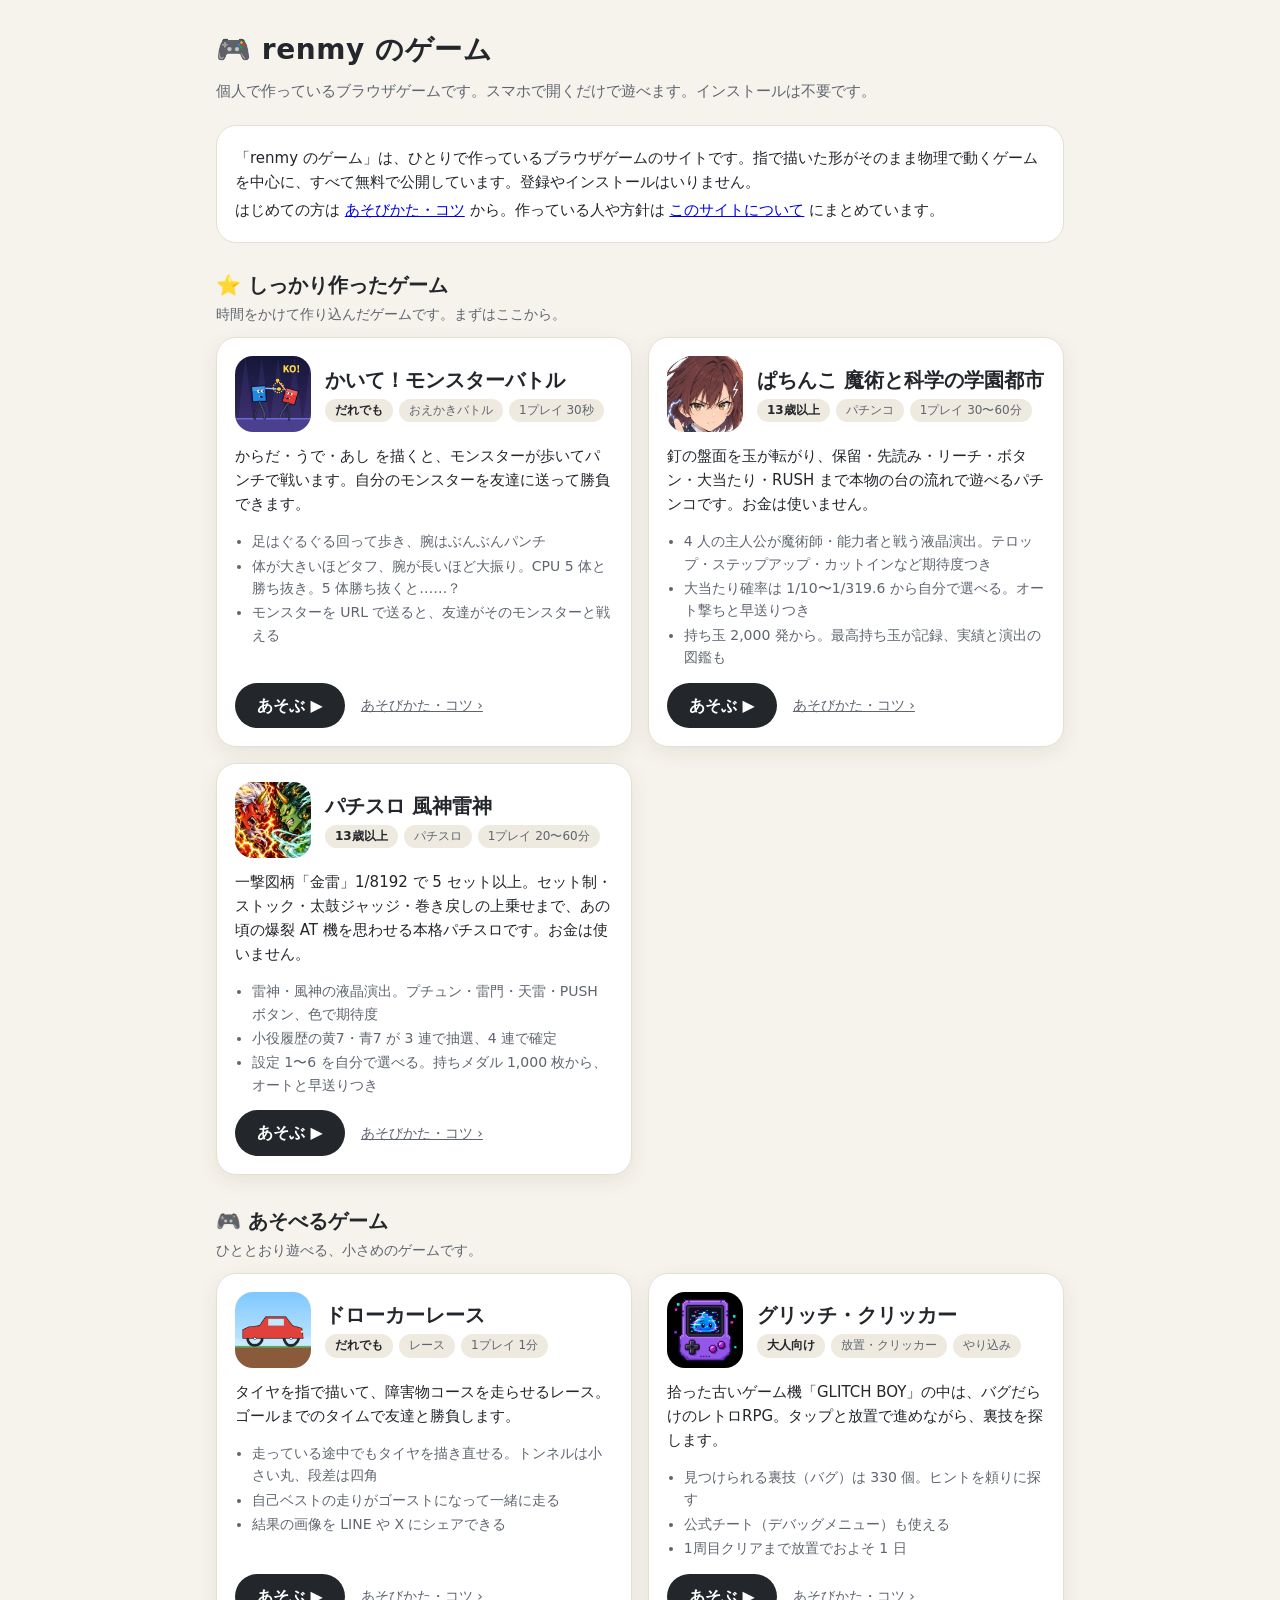
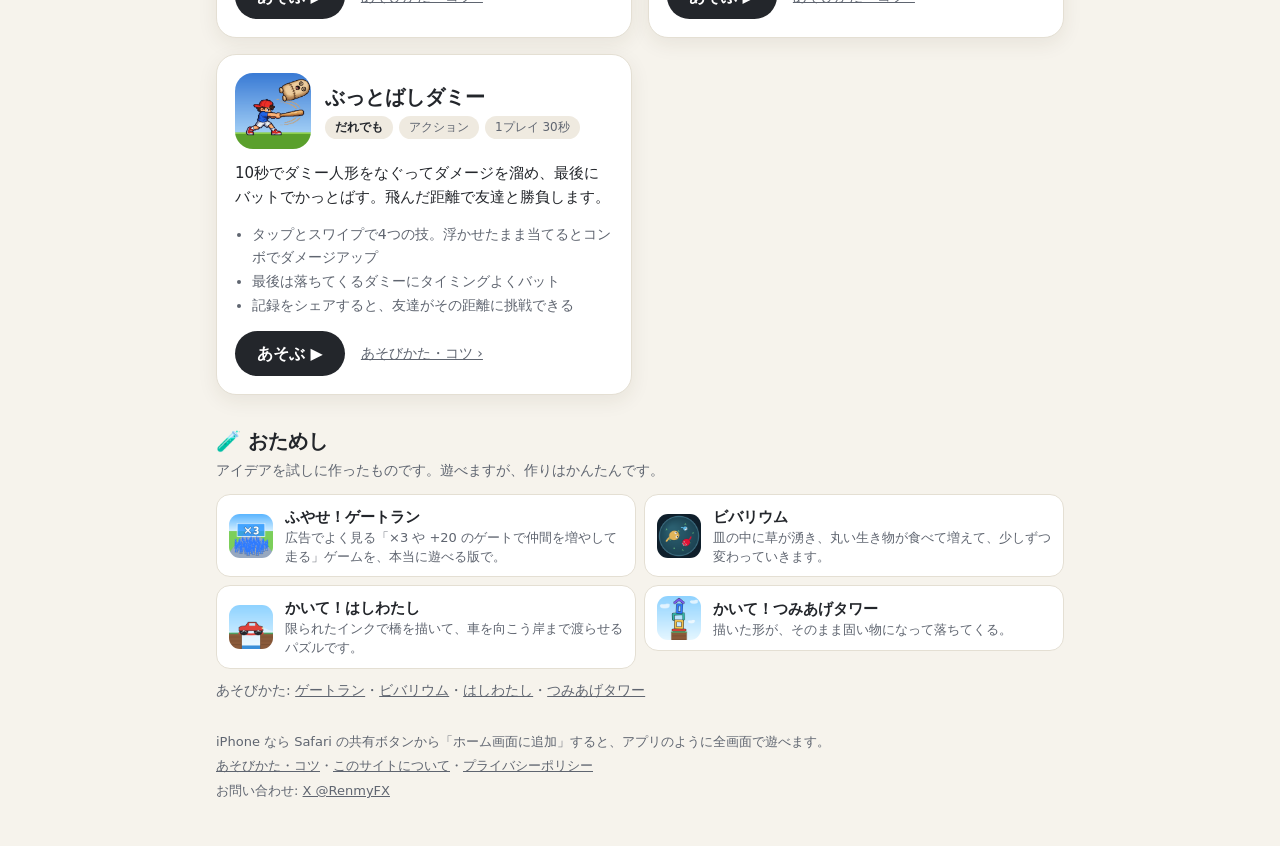
<file: index.html>
<!DOCTYPE html>
<html lang="ja">
<head>
<meta charset="utf-8">
<meta name="viewport" content="width=device-width, initial-scale=1, viewport-fit=cover">
<title>renmy のゲーム</title>
<meta name="description" content="個人で作っているブラウザゲームの一覧。スマホで開くだけで遊べます。">
<link rel="canonical" href="https://renmygames.com/">
<meta property="og:title" content="renmy のゲーム">
<meta property="og:description" content="個人で作っているブラウザゲームの一覧。スマホで開くだけで遊べます。">
<meta property="og:image" content="https://renmygames.com/icons/vivarium.png">
<meta name="theme-color" content="#f6f3ec">
<link rel="icon" href="data:image/svg+xml,<svg xmlns='http://www.w3.org/2000/svg' viewBox='0 0 100 100'><text y='.9em' font-size='90'>🎮</text></svg>">
<style>
:root {
  --bg: #f6f3ec; --card: #ffffff; --ink: #23262b; --sub: #5f6570; --line: #e4dfd3;
  --chip: #efeae0; --btn: #23262b; --btn-ink: #ffffff; --shadow: 0 6px 20px rgba(60, 50, 30, .08);
}
@media (prefers-color-scheme: dark) {
  :root:not([data-theme="light"]) {
    --bg: #17181b; --card: #222428; --ink: #eceef2; --sub: #a3a9b4; --line: #33363c;
    --chip: #2e3136; --btn: #eceef2; --btn-ink: #17181b; --shadow: 0 6px 20px rgba(0, 0, 0, .3);
  }
}
:root[data-theme="dark"] {
  --bg: #17181b; --card: #222428; --ink: #eceef2; --sub: #a3a9b4; --line: #33363c;
  --chip: #2e3136; --btn: #eceef2; --btn-ink: #17181b; --shadow: 0 6px 20px rgba(0, 0, 0, .3);
}
* { box-sizing: border-box; }
html { -webkit-text-size-adjust: 100%; }
body {
  margin: 0; background: var(--bg); color: var(--ink);
  font-family: "Hiragino Maru Gothic ProN", "Hiragino Sans", "Noto Sans JP", system-ui, sans-serif;
  line-height: 1.6;
}
.wrap { max-width: 880px; margin: 0 auto; padding: max(28px, env(safe-area-inset-top)) 16px 40px; }
header { margin-bottom: 22px; }
h1 { font-size: 28px; margin: 0; letter-spacing: .02em; }
.lead { margin: 6px 0 0; color: var(--sub); font-size: 15px; }
.grid { display: grid; grid-template-columns: repeat(auto-fill, minmax(min(100%, 380px), 1fr)); gap: 16px; }
.card {
  background: var(--card); border: 1px solid var(--line); border-radius: 20px; box-shadow: var(--shadow);
  padding: 18px; display: flex; flex-direction: column; gap: 12px; min-width: 0;
}
.head { display: flex; gap: 14px; align-items: center; }
.head img { width: 76px; height: 76px; border-radius: 18px; flex: none; display: block; }
.head h2 { font-size: 20px; margin: 0; line-height: 1.3; }
.chips { display: flex; flex-wrap: wrap; gap: 6px; margin-top: 6px; }
.chip { font-size: 12px; background: var(--chip); border-radius: 999px; padding: 2px 10px; color: var(--sub); white-space: nowrap; }
.chip.for { color: var(--ink); font-weight: 700; }
.desc { margin: 0; font-size: 15px; }
.points { margin: 0; padding-left: 1.2em; color: var(--sub); font-size: 14px; }
.points li { margin: 2px 0; }
.play {
  margin-top: auto; align-self: flex-start; display: inline-flex; align-items: center; gap: 6px;
  background: var(--btn); color: var(--btn-ink); text-decoration: none; font-weight: 700; font-size: 16px;
  padding: 10px 22px; border-radius: 999px;
}
.play:active { transform: scale(.97); }
.acts { margin-top: auto; display: flex; flex-wrap: wrap; align-items: center; gap: 8px 16px; }
.acts .play { margin-top: 0; }
.guide-link { color: var(--sub); font-size: 14px; }
.intro { background: var(--card); border: 1px solid var(--line); border-radius: 20px; padding: 16px 18px; margin: 0 0 26px; font-size: 15px; }
.intro p { margin: 4px 0; }
.tier { margin: 0 0 30px; }
.tier-h { font-size: 20px; margin: 0; }
.tier-lead { margin: 2px 0 12px; color: var(--sub); font-size: 14px; }
.trylist { list-style: none; margin: 0; padding: 0; display: grid; grid-template-columns: repeat(auto-fill, minmax(min(100%, 380px), 1fr)); gap: 8px; }
.try { display: flex; gap: 12px; align-items: center; padding: 10px 12px; background: var(--card); border: 1px solid var(--line); border-radius: 14px; color: var(--ink); text-decoration: none; min-width: 0; }
.try img { width: 44px; height: 44px; border-radius: 11px; flex: none; }
.try span { display: flex; flex-direction: column; min-width: 0; }
.try b { font-size: 15px; }
.try small { font-size: 13px; color: var(--sub); line-height: 1.45; }
footer { margin-top: 28px; color: var(--sub); font-size: 13px; }
footer p { margin: 4px 0; }
</style>
<script src="/t.js?v=1"></script>
<meta name="google-adsense-account" content="ca-pub-4104940798345982">
<script async src="https://pagead2.googlesyndication.com/pagead/js/adsbygoogle.js?client=ca-pub-4104940798345982" crossorigin="anonymous"></script>
</head>
<body>
<div class="wrap">
  <header>
    <h1>🎮 renmy のゲーム</h1>
    <p class="lead">個人で作っているブラウザゲームです。スマホで開くだけで遊べます。インストールは不要です。</p>
  </header>

  <section class="intro">
    <p>「renmy のゲーム」は、ひとりで作っているブラウザゲームのサイトです。指で描いた形がそのまま物理で動くゲームを中心に、すべて無料で公開しています。登録やインストールはいりません。</p>
    <p>はじめての方は <a href="/guide/">あそびかた・コツ</a> から。作っている人や方針は <a href="/about/">このサイトについて</a> にまとめています。</p>
  </section>

  <main>
  <section class="tier">
    <h2 class="tier-h">⭐ しっかり作ったゲーム</h2>
    <p class="tier-lead">時間をかけて作り込んだゲームです。まずはここから。</p>
    <div class="grid">
      <article class="card">
      <div class="head">
        <img src="icons/draw-monster.png" alt="" width="76" height="76">
        <div>
          <h2>かいて！モンスターバトル</h2>
          <div class="chips"><span class="chip for">だれでも</span><span class="chip">おえかきバトル</span><span class="chip">1プレイ 30秒</span></div>
        </div>
      </div>
      <p class="desc">からだ・うで・あし を描くと、モンスターが歩いてパンチで戦います。自分のモンスターを友達に送って勝負できます。</p>
      <ul class="points">
        <li>足はぐるぐる回って歩き、腕はぶんぶんパンチ</li>
        <li>体が大きいほどタフ、腕が長いほど大振り。CPU 5 体と勝ち抜き。5 体勝ち抜くと……？</li>
        <li>モンスターを URL で送ると、友達がそのモンスターと戦える</li>
      </ul>
      <div class="acts"><a class="play" href="/draw-monster/">あそぶ ▶</a><a class="guide-link" href="/guide/draw-monster/">あそびかた・コツ ›</a></div>
    </article>
      <article class="card">
      <div class="head">
        <img src="icons/pachinko.png" alt="" width="76" height="76">
        <div>
          <h2>ぱちんこ 魔術と科学の学園都市</h2>
          <div class="chips"><span class="chip for">13歳以上</span><span class="chip">パチンコ</span><span class="chip">1プレイ 30〜60分</span></div>
        </div>
      </div>
      <p class="desc">釘の盤面を玉が転がり、保留・先読み・リーチ・ボタン・大当たり・RUSH まで本物の台の流れで遊べるパチンコです。お金は使いません。</p>
      <ul class="points">
        <li>4 人の主人公が魔術師・能力者と戦う液晶演出。テロップ・ステップアップ・カットインなど期待度つき</li>
        <li>大当たり確率は 1/10〜1/319.6 から自分で選べる。オート撃ちと早送りつき</li>
        <li>持ち玉 2,000 発から。最高持ち玉が記録、実績と演出の図鑑も</li>
      </ul>
      <div class="acts"><a class="play" href="/pachinko/">あそぶ ▶</a><a class="guide-link" href="/guide/pachinko/">あそびかた・コツ ›</a></div>
    </article>
      <article class="card">
      <div class="head">
        <img src="icons/pachislot.png" alt="" width="76" height="76">
        <div>
          <h2>パチスロ 風神雷神</h2>
          <div class="chips"><span class="chip for">13歳以上</span><span class="chip">パチスロ</span><span class="chip">1プレイ 20〜60分</span></div>
        </div>
      </div>
      <p class="desc">一撃図柄「金雷」1/8192 で 5 セット以上。セット制・ストック・太鼓ジャッジ・巻き戻しの上乗せまで、あの頃の爆裂 AT 機を思わせる本格パチスロです。お金は使いません。</p>
      <ul class="points">
        <li>雷神・風神の液晶演出。プチュン・雷門・天雷・PUSH ボタン、色で期待度</li>
        <li>小役履歴の黄7・青7 が 3 連で抽選、4 連で確定</li>
        <li>設定 1〜6 を自分で選べる。持ちメダル 1,000 枚から、オートと早送りつき</li>
      </ul>
      <div class="acts"><a class="play" href="/pachislot/">あそぶ ▶</a><a class="guide-link" href="/guide/pachislot/">あそびかた・コツ ›</a></div>
    </article>
    </div>
  </section>

  <section class="tier">
    <h2 class="tier-h">🎮 あそべるゲーム</h2>
    <p class="tier-lead">ひととおり遊べる、小さめのゲームです。</p>
    <div class="grid">
    <article class="card">
      <div class="head">
        <img src="icons/draw-car.png" alt="" width="76" height="76">
        <div>
          <h2>ドローカーレース</h2>
          <div class="chips"><span class="chip for">だれでも</span><span class="chip">レース</span><span class="chip">1プレイ 1分</span></div>
        </div>
      </div>
      <p class="desc">タイヤを指で描いて、障害物コースを走らせるレース。ゴールまでのタイムで友達と勝負します。</p>
      <ul class="points">
        <li>走っている途中でもタイヤを描き直せる。トンネルは小さい丸、段差は四角</li>
        <li>自己ベストの走りがゴーストになって一緒に走る</li>
        <li>結果の画像を LINE や X にシェアできる</li>
      </ul>
      <div class="acts"><a class="play" href="/draw-car/">あそぶ ▶</a><a class="guide-link" href="/guide/draw-car/">あそびかた・コツ ›</a></div>
    </article>
    <article class="card">
      <div class="head">
        <img src="icons/glitch-clicker.png" alt="" width="76" height="76">
        <div>
          <h2>グリッチ・クリッカー</h2>
          <div class="chips"><span class="chip for">大人向け</span><span class="chip">放置・クリッカー</span><span class="chip">やり込み</span></div>
        </div>
      </div>
      <p class="desc">拾った古いゲーム機「GLITCH BOY」の中は、バグだらけのレトロRPG。タップと放置で進めながら、裏技を探します。</p>
      <ul class="points">
        <li>見つけられる裏技（バグ）は 330 個。ヒントを頼りに探す</li>
        <li>公式チート（デバッグメニュー）も使える</li>
        <li>1周目クリアまで放置でおよそ 1 日</li>
      </ul>
      <div class="acts"><a class="play" href="/glitch-clicker/">あそぶ ▶</a><a class="guide-link" href="/guide/glitch-clicker/">あそびかた・コツ ›</a></div>
    </article>
    <article class="card">
      <div class="head">
        <img src="icons/homerun.png" alt="" width="76" height="76">
        <div>
          <h2>ぶっとばしダミー</h2>
          <div class="chips"><span class="chip for">だれでも</span><span class="chip">アクション</span><span class="chip">1プレイ 30秒</span></div>
        </div>
      </div>
      <p class="desc">10秒でダミー人形をなぐってダメージを溜め、最後にバットでかっとばす。飛んだ距離で友達と勝負します。</p>
      <ul class="points">
        <li>タップとスワイプで4つの技。浮かせたまま当てるとコンボでダメージアップ</li>
        <li>最後は落ちてくるダミーにタイミングよくバット</li>
        <li>記録をシェアすると、友達がその距離に挑戦できる</li>
      </ul>
      <div class="acts"><a class="play" href="/homerun/">あそぶ ▶</a><a class="guide-link" href="/guide/homerun/">あそびかた・コツ ›</a></div>
    </article>
    </div>
  </section>

  <section class="tier">
    <h2 class="tier-h">🧪 おためし</h2>
    <p class="tier-lead">アイデアを試しに作ったものです。遊べますが、作りはかんたんです。</p>
    <ul class="trylist">
      <li><a class="try" href="/gate-run/"><img src="icons/gate-run.png" alt="" width="44" height="44"><span><b>ふやせ！ゲートラン</b><small>広告でよく見る「×3 や +20 のゲートで仲間を増やして走る」ゲームを、本当に遊べる版で。</small></span></a></li>
      <li><a class="try" href="/vivarium/"><img src="icons/vivarium.png" alt="" width="44" height="44"><span><b>ビバリウム</b><small>皿の中に草が湧き、丸い生き物が食べて増えて、少しずつ変わっていきます。</small></span></a></li>
      <li><a class="try" href="/draw-bridge/"><img src="icons/draw-bridge.png" alt="" width="44" height="44"><span><b>かいて！はしわたし</b><small>限られたインクで橋を描いて、車を向こう岸まで渡らせるパズルです。</small></span></a></li>
      <li><a class="try" href="/draw-tower/"><img src="icons/draw-tower.png" alt="" width="44" height="44"><span><b>かいて！つみあげタワー</b><small>描いた形が、そのまま固い物になって落ちてくる。</small></span></a></li>
    </ul>
    <p class="guide-link" style="margin-top:10px">あそびかた: <a href="/guide/gate-run/" style="color:inherit">ゲートラン</a>・<a href="/guide/vivarium/" style="color:inherit">ビバリウム</a>・<a href="/guide/draw-bridge/" style="color:inherit">はしわたし</a>・<a href="/guide/draw-tower/" style="color:inherit">つみあげタワー</a></p>
  </section>
  </main>

  <footer>
    <p>iPhone なら Safari の共有ボタンから「ホーム画面に追加」すると、アプリのように全画面で遊べます。</p>
    <p><a href="/guide/" style="color: var(--sub)">あそびかた・コツ</a>・<a href="/about/" style="color: var(--sub)">このサイトについて</a>・<a href="/privacy/" style="color: var(--sub)">プライバシーポリシー</a></p>
    <p style="color: var(--sub)">お問い合わせ: <a href="https://x.com/RenmyFX" style="color: var(--sub)">X @RenmyFX</a></p>
  </footer>
</div>
</body>
</html>
</file>
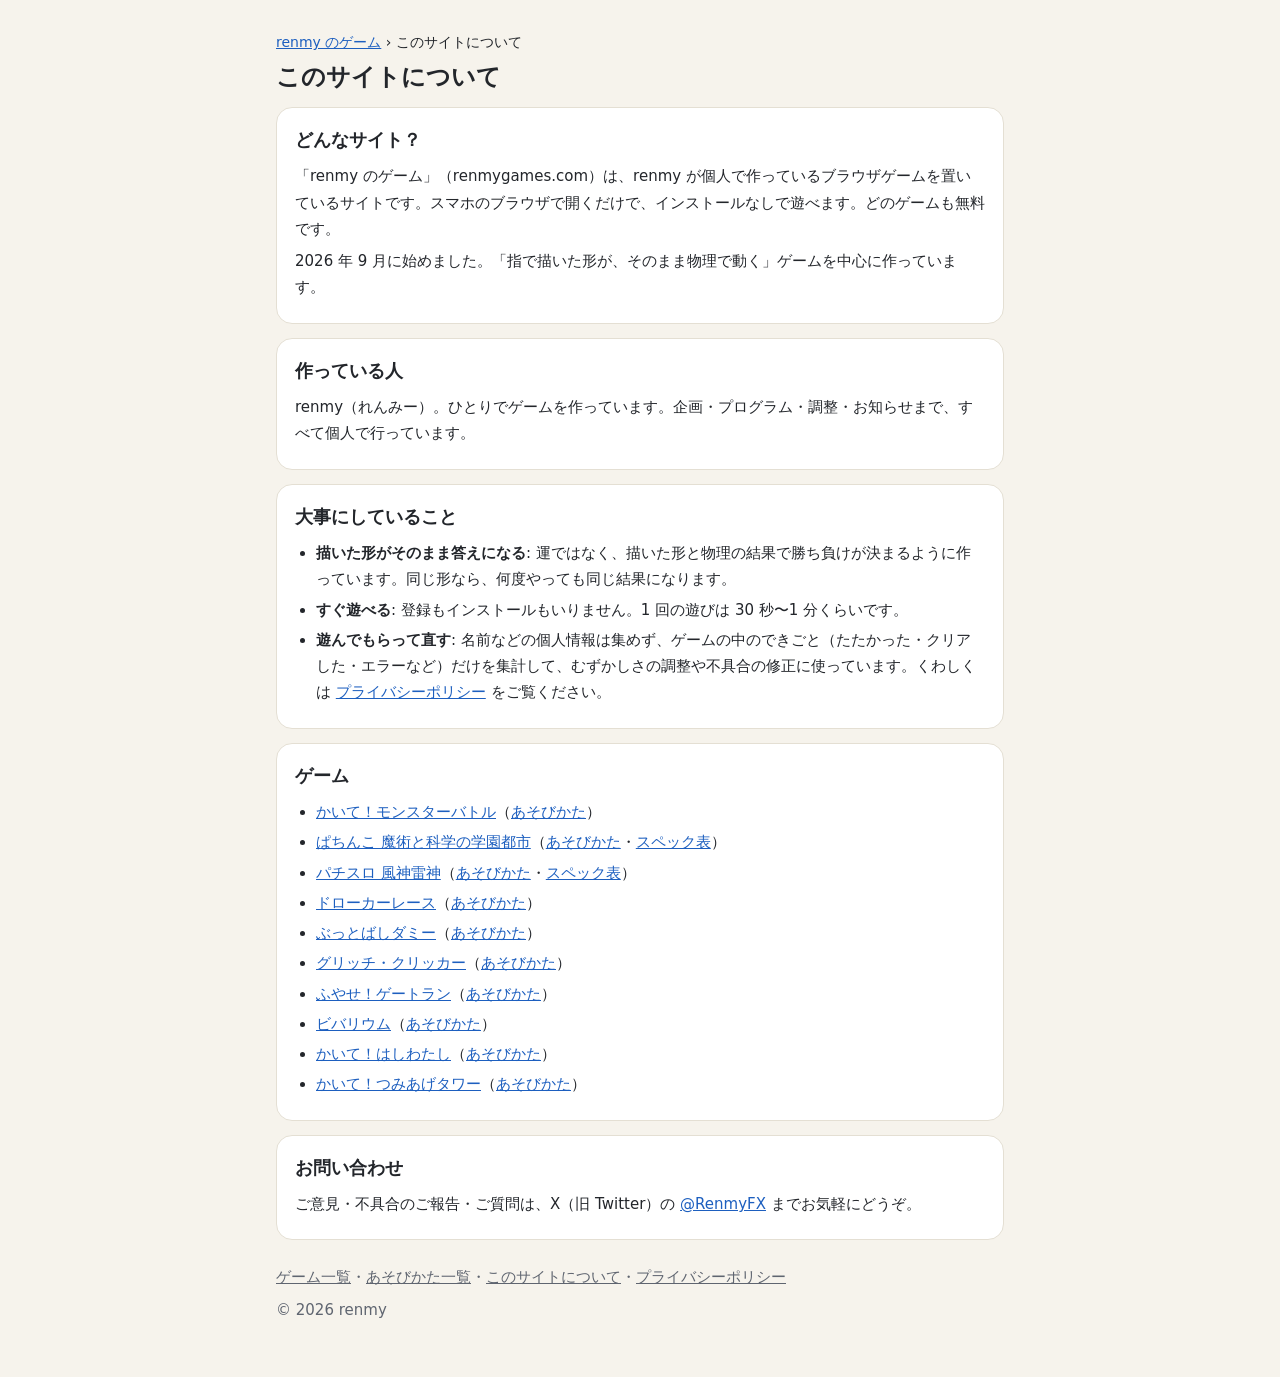
<file: about/index.html>
<!doctype html>
<html lang="ja">
<head>
<meta charset="utf-8">
<meta name="viewport" content="width=device-width, initial-scale=1, viewport-fit=cover">
<title>このサイトについて｜renmy のゲーム</title>
<meta name="description" content="renmy のゲームは、個人が作っているブラウザゲームのサイトです。作っている人、方針、お問い合わせ先をまとめています。">
<link rel="canonical" href="https://renmygames.com/about/">
<meta property="og:title" content="このサイトについて｜renmy のゲーム">
<meta property="og:description" content="renmy のゲームは、個人が作っているブラウザゲームのサイトです。作っている人、方針、お問い合わせ先をまとめています。">
<meta name="theme-color" content="#f6f3ec">
<link rel="icon" href="data:image/svg+xml,<svg xmlns='http://www.w3.org/2000/svg' viewBox='0 0 100 100'><text y='.9em' font-size='90'>🎮</text></svg>">
<link rel="stylesheet" href="/guide/guide.css?v=1">
<script src="/t.js?v=1"></script>
<meta name="google-adsense-account" content="ca-pub-4104940798345982">
</head>
<body>
<div class="wrap">
<p class="crumb"><a href="/">renmy のゲーム</a> › このサイトについて</p>
<h1>このサイトについて</h1>
<section><h2>どんなサイト？</h2>
<p>「renmy のゲーム」（renmygames.com）は、renmy が個人で作っているブラウザゲームを置いているサイトです。スマホのブラウザで開くだけで、インストールなしで遊べます。どのゲームも無料です。</p>
<p>2026 年 9 月に始めました。「指で描いた形が、そのまま物理で動く」ゲームを中心に作っています。</p>
</section>
<section><h2>作っている人</h2>
<p>renmy（れんみー）。ひとりでゲームを作っています。企画・プログラム・調整・お知らせまで、すべて個人で行っています。</p>
</section>
<section><h2>大事にしていること</h2>
<ul>
<li><b>描いた形がそのまま答えになる</b>: 運ではなく、描いた形と物理の結果で勝ち負けが決まるように作っています。同じ形なら、何度やっても同じ結果になります。</li>
<li><b>すぐ遊べる</b>: 登録もインストールもいりません。1 回の遊びは 30 秒〜1 分くらいです。</li>
<li><b>遊んでもらって直す</b>: 名前などの個人情報は集めず、ゲームの中のできごと（たたかった・クリアした・エラーなど）だけを集計して、むずかしさの調整や不具合の修正に使っています。くわしくは <a href="/privacy/">プライバシーポリシー</a> をご覧ください。</li>
</ul>
</section>
<section><h2>ゲーム</h2>
<ul>
<li><a href="/draw-monster/">かいて！モンスターバトル</a>（<a href="/guide/draw-monster/">あそびかた</a>）</li>
<li><a href="/pachinko/">ぱちんこ 魔術と科学の学園都市</a>（<a href="/guide/pachinko/">あそびかた</a>・<a href="/pachinko/spec">スペック表</a>）</li>
<li><a href="/pachislot/">パチスロ 風神雷神</a>（<a href="/guide/pachislot/">あそびかた</a>・<a href="/pachislot/spec">スペック表</a>）</li>
<li><a href="/draw-car/">ドローカーレース</a>（<a href="/guide/draw-car/">あそびかた</a>）</li>
<li><a href="/homerun/">ぶっとばしダミー</a>（<a href="/guide/homerun/">あそびかた</a>）</li>
<li><a href="/glitch-clicker/">グリッチ・クリッカー</a>（<a href="/guide/glitch-clicker/">あそびかた</a>）</li>
<li><a href="/gate-run/">ふやせ！ゲートラン</a>（<a href="/guide/gate-run/">あそびかた</a>）</li>
<li><a href="/vivarium/">ビバリウム</a>（<a href="/guide/vivarium/">あそびかた</a>）</li>
<li><a href="/draw-bridge/">かいて！はしわたし</a>（<a href="/guide/draw-bridge/">あそびかた</a>）</li>
<li><a href="/draw-tower/">かいて！つみあげタワー</a>（<a href="/guide/draw-tower/">あそびかた</a>）</li>
</ul>
</section>
<section><h2>お問い合わせ</h2>
<p>ご意見・不具合のご報告・ご質問は、X（旧 Twitter）の <a href="https://x.com/RenmyFX">@RenmyFX</a> までお気軽にどうぞ。</p>
</section>
<footer>
  <p><a href="/">ゲーム一覧</a>・<a href="/guide/">あそびかた一覧</a>・<a href="/about/">このサイトについて</a>・<a href="/privacy/">プライバシーポリシー</a></p>
  <p>© 2026 renmy</p>
</footer>
</div>
</body>
</html>
</file>
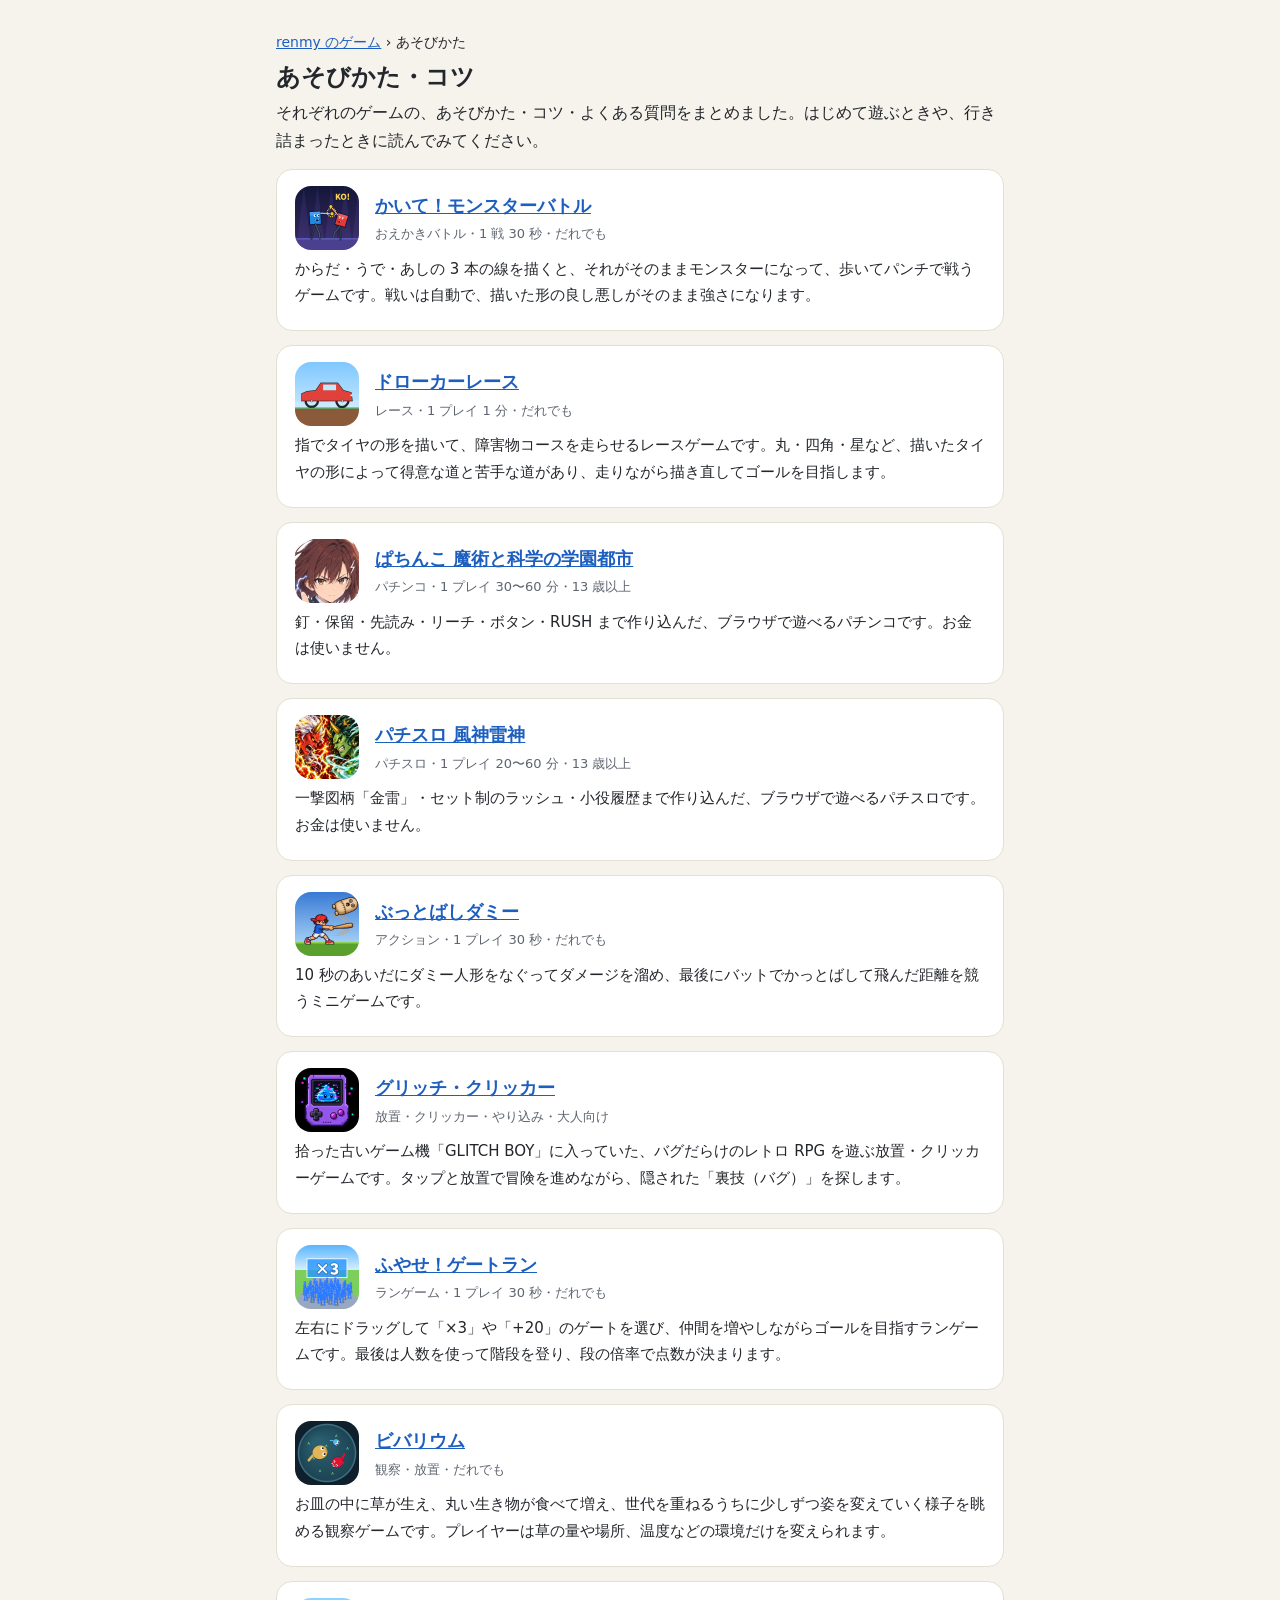
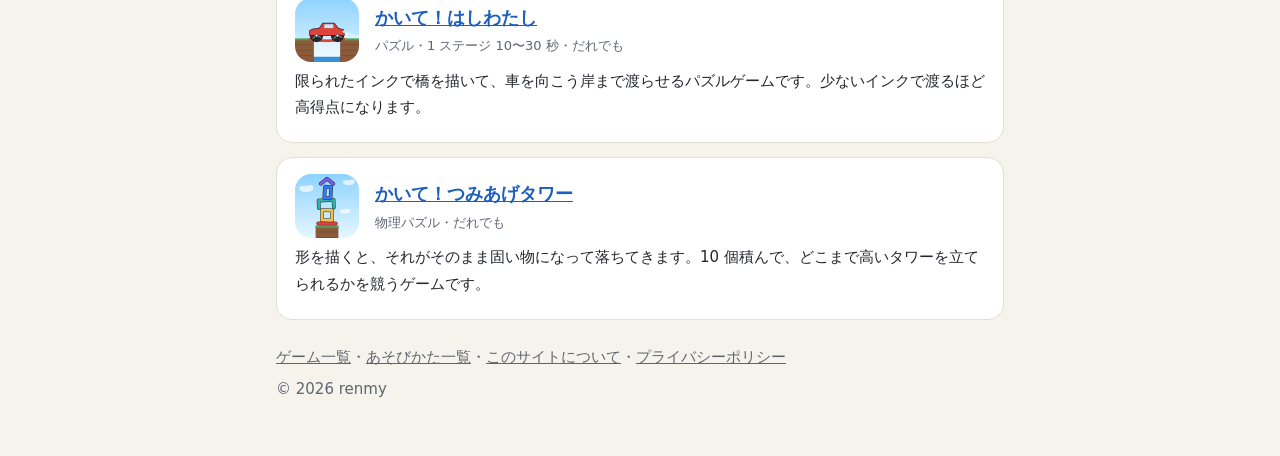
<file: guide/index.html>
<!doctype html>
<html lang="ja">
<head>
<meta charset="utf-8">
<meta name="viewport" content="width=device-width, initial-scale=1, viewport-fit=cover">
<title>あそびかた・コツ一覧｜renmy のゲーム</title>
<meta name="description" content="renmy のゲームそれぞれの、あそびかた・コツ・よくある質問をまとめたページです。">
<link rel="canonical" href="https://renmygames.com/guide/">
<meta property="og:title" content="あそびかた・コツ一覧｜renmy のゲーム">
<meta property="og:description" content="renmy のゲームそれぞれの、あそびかた・コツ・よくある質問をまとめたページです。">
<meta name="theme-color" content="#f6f3ec">
<link rel="icon" href="data:image/svg+xml,<svg xmlns='http://www.w3.org/2000/svg' viewBox='0 0 100 100'><text y='.9em' font-size='90'>🎮</text></svg>">
<link rel="stylesheet" href="/guide/guide.css?v=1">
<script src="/t.js?v=1"></script>
<meta name="google-adsense-account" content="ca-pub-4104940798345982">
</head>
<body>
<div class="wrap">
<p class="crumb"><a href="/">renmy のゲーム</a> › あそびかた</p>
<h1>あそびかた・コツ</h1>
<p class="lead">それぞれのゲームの、あそびかた・コツ・よくある質問をまとめました。はじめて遊ぶときや、行き詰まったときに読んでみてください。</p>
<section><div class="hero" style="margin:0"><img src="/icons/draw-monster.png" alt="" width="88" height="88" style="width:64px;height:64px;border-radius:16px"><div><h2 style="margin:0"><a href="/guide/draw-monster/">かいて！モンスターバトル</a></h2><p class="tag">おえかきバトル・1 戦 30 秒・だれでも</p></div></div><p>からだ・うで・あしの 3 本の線を描くと、それがそのままモンスターになって、歩いてパンチで戦うゲームです。戦いは自動で、描いた形の良し悪しがそのまま強さになります。</p></section>
<section><div class="hero" style="margin:0"><img src="/icons/draw-car.png" alt="" width="88" height="88" style="width:64px;height:64px;border-radius:16px"><div><h2 style="margin:0"><a href="/guide/draw-car/">ドローカーレース</a></h2><p class="tag">レース・1 プレイ 1 分・だれでも</p></div></div><p>指でタイヤの形を描いて、障害物コースを走らせるレースゲームです。丸・四角・星など、描いたタイヤの形によって得意な道と苦手な道があり、走りながら描き直してゴールを目指します。</p></section>
<section><div class="hero" style="margin:0"><img src="/icons/pachinko.png" alt="" width="88" height="88" style="width:64px;height:64px;border-radius:16px"><div><h2 style="margin:0"><a href="/guide/pachinko/">ぱちんこ 魔術と科学の学園都市</a></h2><p class="tag">パチンコ・1 プレイ 30〜60 分・13 歳以上</p></div></div><p>釘・保留・先読み・リーチ・ボタン・RUSH まで作り込んだ、ブラウザで遊べるパチンコです。お金は使いません。</p></section>
<section><div class="hero" style="margin:0"><img src="/icons/pachislot.png" alt="" width="88" height="88" style="width:64px;height:64px;border-radius:16px"><div><h2 style="margin:0"><a href="/guide/pachislot/">パチスロ 風神雷神</a></h2><p class="tag">パチスロ・1 プレイ 20〜60 分・13 歳以上</p></div></div><p>一撃図柄「金雷」・セット制のラッシュ・小役履歴まで作り込んだ、ブラウザで遊べるパチスロです。お金は使いません。</p></section>
<section><div class="hero" style="margin:0"><img src="/icons/homerun.png" alt="" width="88" height="88" style="width:64px;height:64px;border-radius:16px"><div><h2 style="margin:0"><a href="/guide/homerun/">ぶっとばしダミー</a></h2><p class="tag">アクション・1 プレイ 30 秒・だれでも</p></div></div><p>10 秒のあいだにダミー人形をなぐってダメージを溜め、最後にバットでかっとばして飛んだ距離を競うミニゲームです。</p></section>
<section><div class="hero" style="margin:0"><img src="/icons/glitch-clicker.png" alt="" width="88" height="88" style="width:64px;height:64px;border-radius:16px"><div><h2 style="margin:0"><a href="/guide/glitch-clicker/">グリッチ・クリッカー</a></h2><p class="tag">放置・クリッカー・やり込み・大人向け</p></div></div><p>拾った古いゲーム機「GLITCH BOY」に入っていた、バグだらけのレトロ RPG を遊ぶ放置・クリッカーゲームです。タップと放置で冒険を進めながら、隠された「裏技（バグ）」を探します。</p></section>
<section><div class="hero" style="margin:0"><img src="/icons/gate-run.png" alt="" width="88" height="88" style="width:64px;height:64px;border-radius:16px"><div><h2 style="margin:0"><a href="/guide/gate-run/">ふやせ！ゲートラン</a></h2><p class="tag">ランゲーム・1 プレイ 30 秒・だれでも</p></div></div><p>左右にドラッグして「×3」や「+20」のゲートを選び、仲間を増やしながらゴールを目指すランゲームです。最後は人数を使って階段を登り、段の倍率で点数が決まります。</p></section>
<section><div class="hero" style="margin:0"><img src="/icons/vivarium.png" alt="" width="88" height="88" style="width:64px;height:64px;border-radius:16px"><div><h2 style="margin:0"><a href="/guide/vivarium/">ビバリウム</a></h2><p class="tag">観察・放置・だれでも</p></div></div><p>お皿の中に草が生え、丸い生き物が食べて増え、世代を重ねるうちに少しずつ姿を変えていく様子を眺める観察ゲームです。プレイヤーは草の量や場所、温度などの環境だけを変えられます。</p></section>
<section><div class="hero" style="margin:0"><img src="/icons/draw-bridge.png" alt="" width="88" height="88" style="width:64px;height:64px;border-radius:16px"><div><h2 style="margin:0"><a href="/guide/draw-bridge/">かいて！はしわたし</a></h2><p class="tag">パズル・1 ステージ 10〜30 秒・だれでも</p></div></div><p>限られたインクで橋を描いて、車を向こう岸まで渡らせるパズルゲームです。少ないインクで渡るほど高得点になります。</p></section>
<section><div class="hero" style="margin:0"><img src="/icons/draw-tower.png" alt="" width="88" height="88" style="width:64px;height:64px;border-radius:16px"><div><h2 style="margin:0"><a href="/guide/draw-tower/">かいて！つみあげタワー</a></h2><p class="tag">物理パズル・だれでも</p></div></div><p>形を描くと、それがそのまま固い物になって落ちてきます。10 個積んで、どこまで高いタワーを立てられるかを競うゲームです。</p></section>
<footer>
  <p><a href="/">ゲーム一覧</a>・<a href="/guide/">あそびかた一覧</a>・<a href="/about/">このサイトについて</a>・<a href="/privacy/">プライバシーポリシー</a></p>
  <p>© 2026 renmy</p>
</footer>
</div>
</body>
</html>
</file>
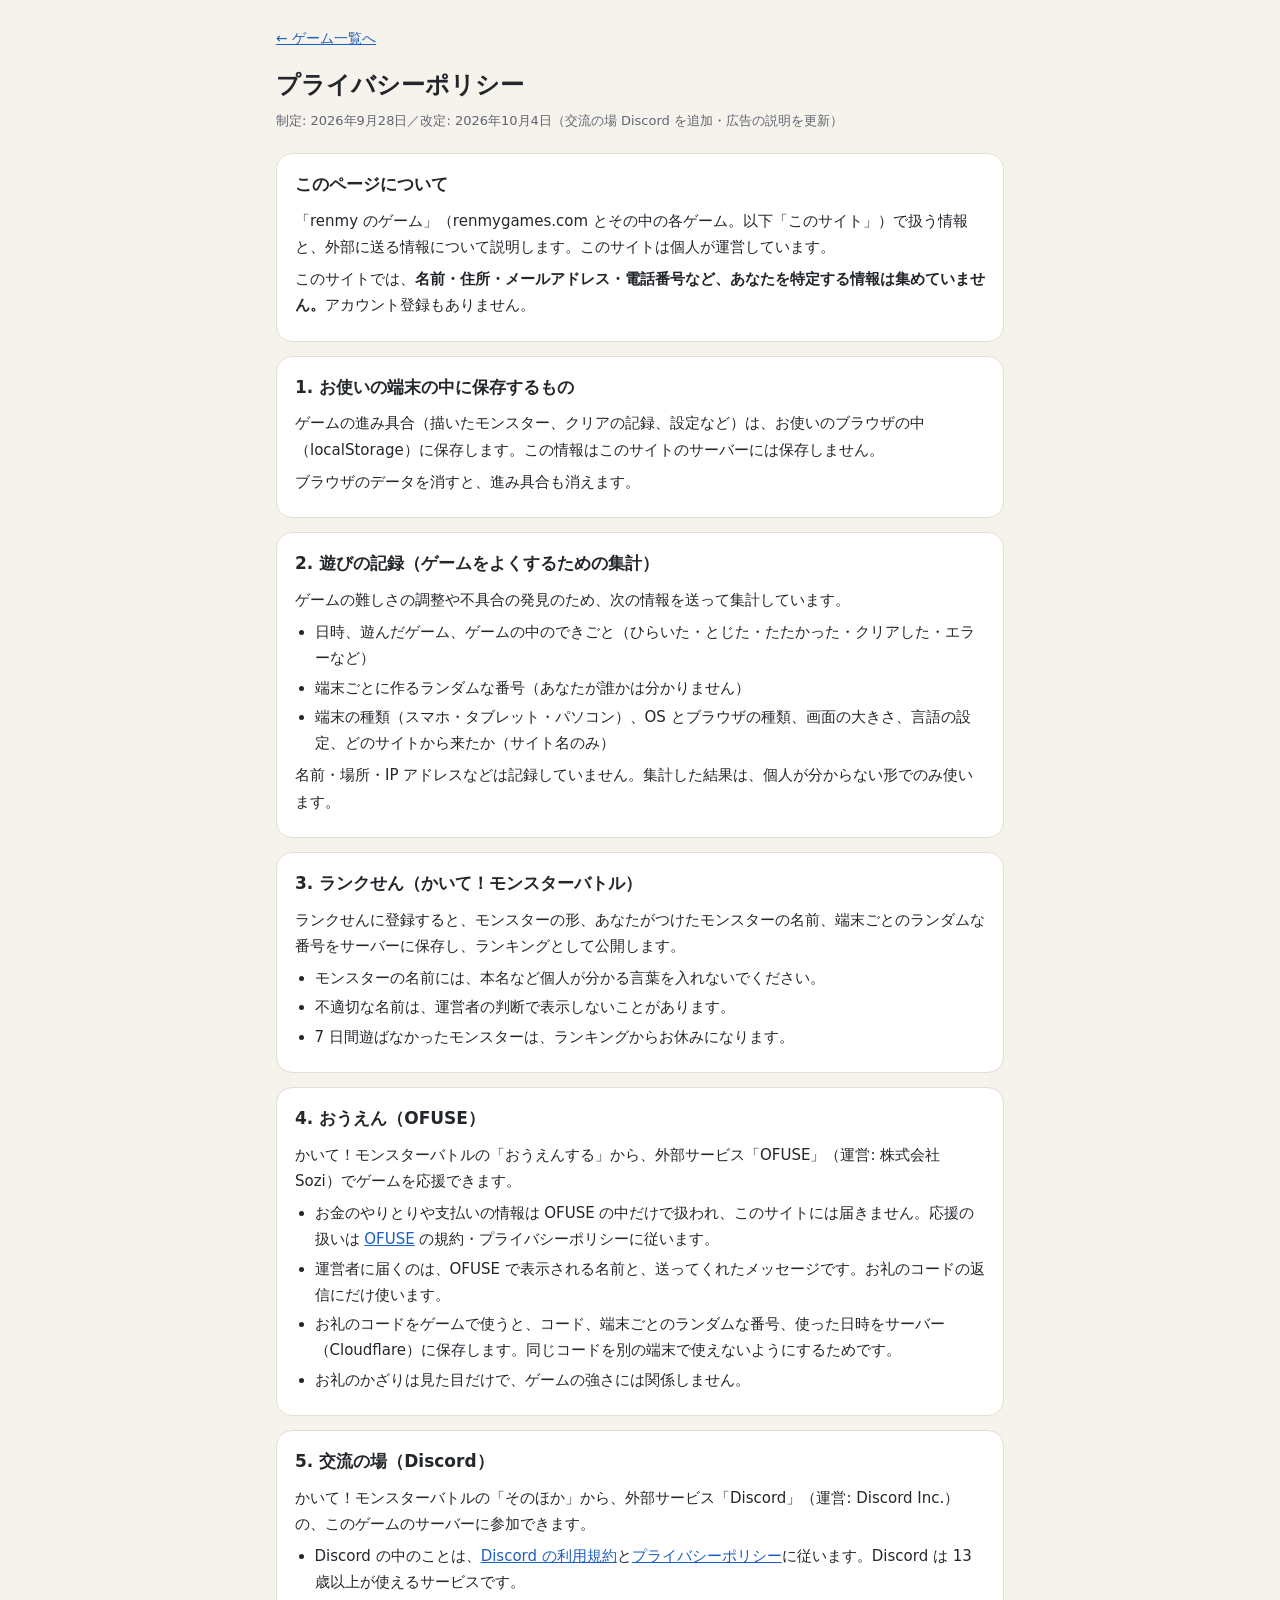
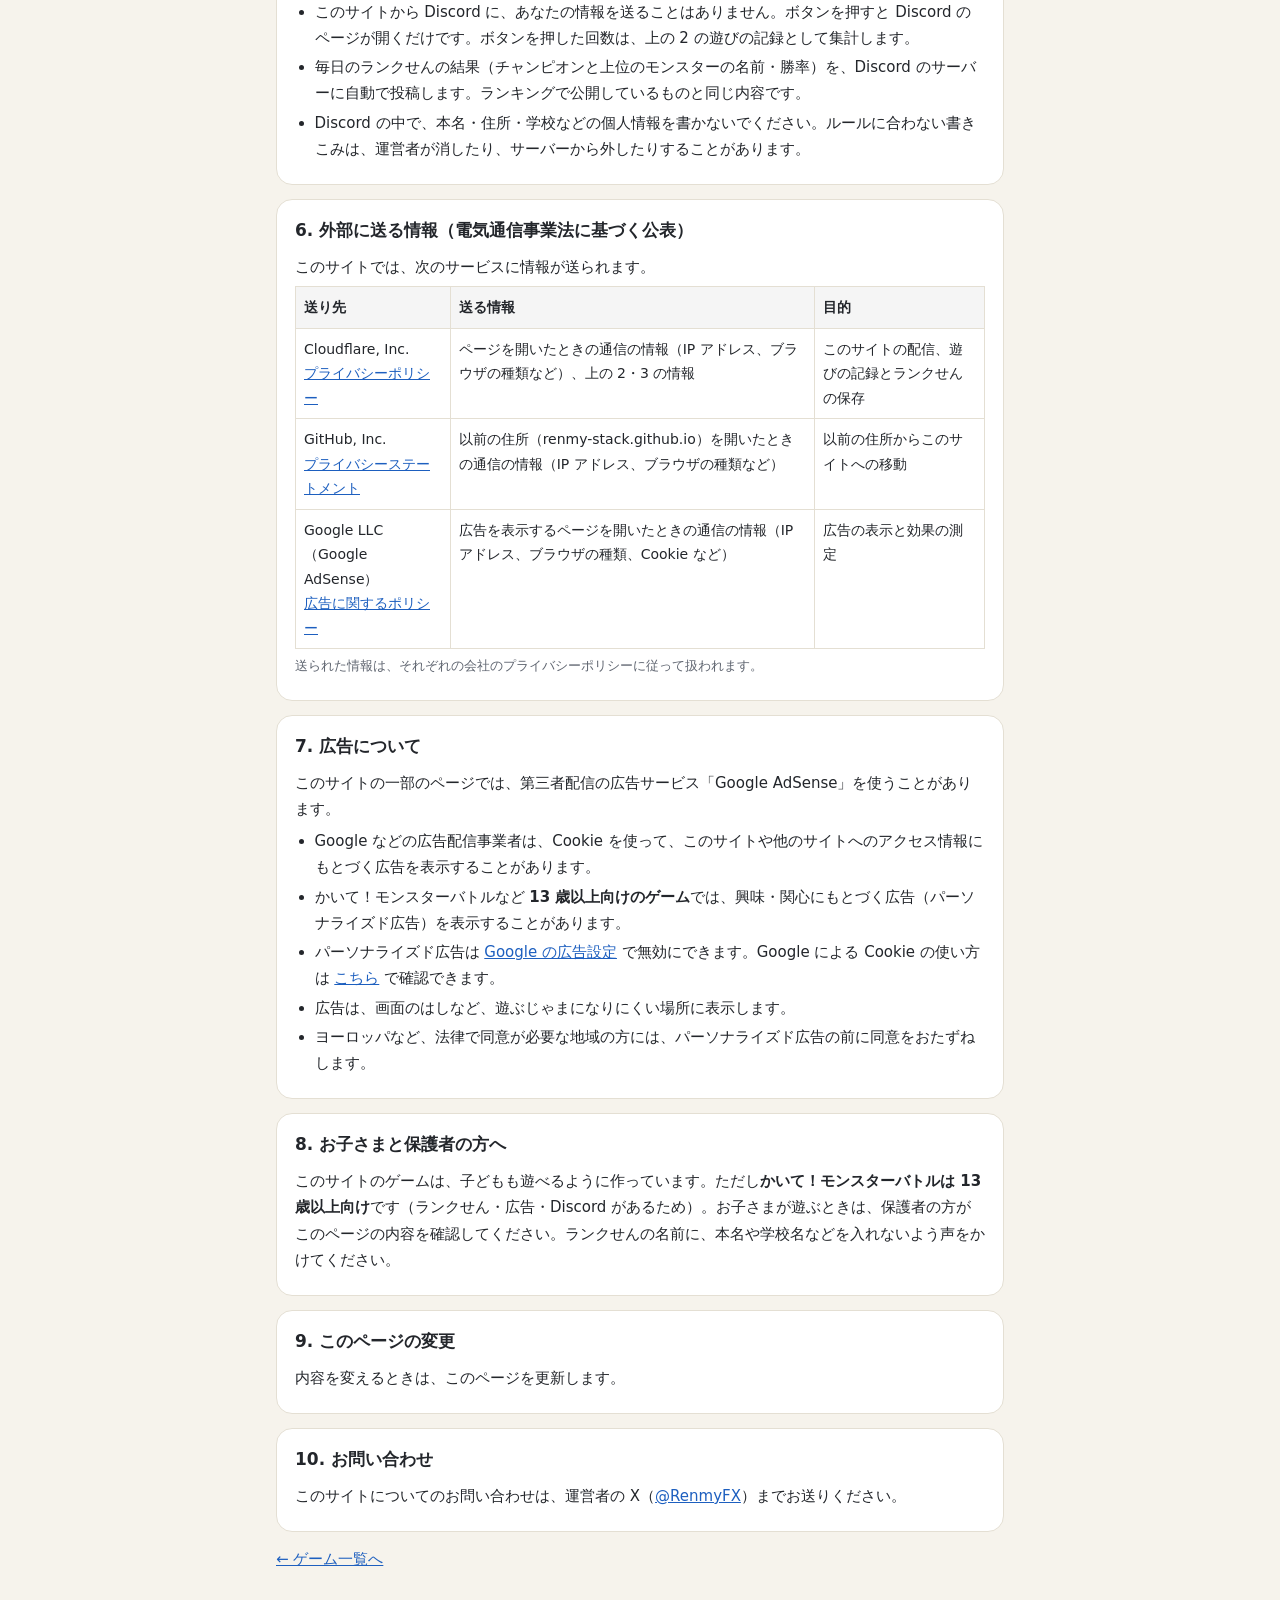
<file: privacy/index.html>
<!DOCTYPE html>
<html lang="ja">
<head>
<meta charset="utf-8">
<meta name="viewport" content="width=device-width, initial-scale=1, viewport-fit=cover">
<title>プライバシーポリシー</title>
<meta name="description" content="renmy のゲーム（renmygames.com）で扱う情報と、外部に送る情報についての説明です。">
<meta name="theme-color" content="#f6f3ec">
<link rel="icon" href="data:image/svg+xml,<svg xmlns='http://www.w3.org/2000/svg' viewBox='0 0 100 100'><text y='.9em' font-size='90'>🎮</text></svg>">
<style>
:root { --bg: #f6f3ec; --card: #ffffff; --ink: #23262b; --sub: #5f6570; --line: #e4dfd3; --link: #1d5fbf; }
@media (prefers-color-scheme: dark) {
  :root:not([data-theme="light"]) { --bg: #17181b; --card: #222428; --ink: #eceef2; --sub: #a3a9b4; --line: #33363c; --link: #8ab4f8; }
}
:root[data-theme="dark"] { --bg: #17181b; --card: #222428; --ink: #eceef2; --sub: #a3a9b4; --line: #33363c; --link: #8ab4f8; }
* { box-sizing: border-box; }
html { -webkit-text-size-adjust: 100%; }
body { margin: 0; background: var(--bg); color: var(--ink); font-family: "Hiragino Sans", "Noto Sans JP", system-ui, sans-serif; line-height: 1.75; }
.wrap { max-width: 760px; margin: 0 auto; padding: max(24px, env(safe-area-inset-top)) 16px 48px; }
a { color: var(--link); }
.back { font-size: 14px; }
h1 { font-size: 24px; margin: 12px 0 4px; }
.date { color: var(--sub); font-size: 13px; margin: 0 0 20px; }
section { background: var(--card); border: 1px solid var(--line); border-radius: 16px; padding: 16px 18px; margin: 14px 0; }
h2 { font-size: 17px; margin: 0 0 8px; }
p { margin: 6px 0; font-size: 15px; }
ul { margin: 6px 0; padding-left: 1.3em; font-size: 15px; }
li { margin: 3px 0; }
.table { width: 100%; overflow-x: auto; }
table { border-collapse: collapse; width: 100%; font-size: 14px; min-width: 520px; }
th, td { border: 1px solid var(--line); padding: 8px; text-align: left; vertical-align: top; }
th { background: rgba(127, 127, 127, .08); white-space: nowrap; }
.note { color: var(--sub); font-size: 13px; }
</style>
<script src="/t.js?v=1"></script>
</head>
<body>
<div class="wrap">
  <a class="back" href="/">← ゲーム一覧へ</a>
  <h1>プライバシーポリシー</h1>
  <p class="date">制定: 2026年9月28日／改定: 2026年10月4日（交流の場 Discord を追加・広告の説明を更新）</p>

  <section>
    <h2>このページについて</h2>
    <p>「renmy のゲーム」（renmygames.com とその中の各ゲーム。以下「このサイト」）で扱う情報と、外部に送る情報について説明します。このサイトは個人が運営しています。</p>
    <p>このサイトでは、<b>名前・住所・メールアドレス・電話番号など、あなたを特定する情報は集めていません。</b>アカウント登録もありません。</p>
  </section>

  <section>
    <h2>1. お使いの端末の中に保存するもの</h2>
    <p>ゲームの進み具合（描いたモンスター、クリアの記録、設定など）は、お使いのブラウザの中（localStorage）に保存します。この情報はこのサイトのサーバーには保存しません。</p>
    <p>ブラウザのデータを消すと、進み具合も消えます。</p>
  </section>

  <section>
    <h2>2. 遊びの記録（ゲームをよくするための集計）</h2>
    <p>ゲームの難しさの調整や不具合の発見のため、次の情報を送って集計しています。</p>
    <ul>
      <li>日時、遊んだゲーム、ゲームの中のできごと（ひらいた・とじた・たたかった・クリアした・エラーなど）</li>
      <li>端末ごとに作るランダムな番号（あなたが誰かは分かりません）</li>
      <li>端末の種類（スマホ・タブレット・パソコン）、OS とブラウザの種類、画面の大きさ、言語の設定、どのサイトから来たか（サイト名のみ）</li>
    </ul>
    <p>名前・場所・IP アドレスなどは記録していません。集計した結果は、個人が分からない形でのみ使います。</p>
  </section>

  <section>
    <h2>3. ランクせん（かいて！モンスターバトル）</h2>
    <p>ランクせんに登録すると、モンスターの形、あなたがつけたモンスターの名前、端末ごとのランダムな番号をサーバーに保存し、ランキングとして公開します。</p>
    <ul>
      <li>モンスターの名前には、本名など個人が分かる言葉を入れないでください。</li>
      <li>不適切な名前は、運営者の判断で表示しないことがあります。</li>
      <li>7 日間遊ばなかったモンスターは、ランキングからお休みになります。</li>
    </ul>
  </section>

  <section>
    <h2>4. おうえん（OFUSE）</h2>
    <p>かいて！モンスターバトルの「おうえんする」から、外部サービス「OFUSE」（運営: 株式会社Sozi）でゲームを応援できます。</p>
    <ul>
      <li>お金のやりとりや支払いの情報は OFUSE の中だけで扱われ、このサイトには届きません。応援の扱いは <a href="https://ofuse.me/" target="_blank" rel="noopener">OFUSE</a> の規約・プライバシーポリシーに従います。</li>
      <li>運営者に届くのは、OFUSE で表示される名前と、送ってくれたメッセージです。お礼のコードの返信にだけ使います。</li>
      <li>お礼のコードをゲームで使うと、コード、端末ごとのランダムな番号、使った日時をサーバー（Cloudflare）に保存します。同じコードを別の端末で使えないようにするためです。</li>
      <li>お礼のかざりは見た目だけで、ゲームの強さには関係しません。</li>
    </ul>
  </section>

  <section>
    <h2>5. 交流の場（Discord）</h2>
    <p>かいて！モンスターバトルの「そのほか」から、外部サービス「Discord」（運営: Discord Inc.）の、このゲームのサーバーに参加できます。</p>
    <ul>
      <li>Discord の中のことは、<a href="https://discord.com/terms" target="_blank" rel="noopener">Discord の利用規約</a>と<a href="https://discord.com/privacy" target="_blank" rel="noopener">プライバシーポリシー</a>に従います。Discord は 13 歳以上が使えるサービスです。</li>
      <li>このサイトから Discord に、あなたの情報を送ることはありません。ボタンを押すと Discord のページが開くだけです。ボタンを押した回数は、上の 2 の遊びの記録として集計します。</li>
      <li>毎日のランクせんの結果（チャンピオンと上位のモンスターの名前・勝率）を、Discord のサーバーに自動で投稿します。ランキングで公開しているものと同じ内容です。</li>
      <li>Discord の中で、本名・住所・学校などの個人情報を書かないでください。ルールに合わない書きこみは、運営者が消したり、サーバーから外したりすることがあります。</li>
    </ul>
  </section>

  <section>
    <h2>6. 外部に送る情報（電気通信事業法に基づく公表）</h2>
    <p>このサイトでは、次のサービスに情報が送られます。</p>
    <div class="table">
      <table>
        <tr><th>送り先</th><th>送る情報</th><th>目的</th></tr>
        <tr><td>Cloudflare, Inc.<br><a href="https://www.cloudflare.com/ja-jp/privacypolicy/" target="_blank" rel="noopener">プライバシーポリシー</a></td><td>ページを開いたときの通信の情報（IP アドレス、ブラウザの種類など）、上の 2・3 の情報</td><td>このサイトの配信、遊びの記録とランクせんの保存</td></tr>
        <tr><td>GitHub, Inc.<br><a href="https://docs.github.com/ja/site-policy/privacy-policies/github-general-privacy-statement" target="_blank" rel="noopener">プライバシーステートメント</a></td><td>以前の住所（renmy-stack.github.io）を開いたときの通信の情報（IP アドレス、ブラウザの種類など）</td><td>以前の住所からこのサイトへの移動</td></tr>
        <tr><td>Google LLC（Google AdSense）<br><a href="https://policies.google.com/technologies/ads?hl=ja" target="_blank" rel="noopener">広告に関するポリシー</a></td><td>広告を表示するページを開いたときの通信の情報（IP アドレス、ブラウザの種類、Cookie など）</td><td>広告の表示と効果の測定</td></tr>
      </table>
    </div>
    <p class="note">送られた情報は、それぞれの会社のプライバシーポリシーに従って扱われます。</p>
  </section>

  <section>
    <h2>7. 広告について</h2>
    <p>このサイトの一部のページでは、第三者配信の広告サービス「Google AdSense」を使うことがあります。</p>
    <ul>
      <li>Google などの広告配信事業者は、Cookie を使って、このサイトや他のサイトへのアクセス情報にもとづく広告を表示することがあります。</li>
      <li>かいて！モンスターバトルなど <b>13 歳以上向けのゲーム</b>では、興味・関心にもとづく広告（パーソナライズド広告）を表示することがあります。</li>
      <li>パーソナライズド広告は <a href="https://adssettings.google.com/" target="_blank" rel="noopener">Google の広告設定</a> で無効にできます。Google による Cookie の使い方は <a href="https://policies.google.com/technologies/partner-sites?hl=ja" target="_blank" rel="noopener">こちら</a> で確認できます。</li>
      <li>広告は、画面のはしなど、遊ぶじゃまになりにくい場所に表示します。</li>
      <li>ヨーロッパなど、法律で同意が必要な地域の方には、パーソナライズド広告の前に同意をおたずねします。</li>
    </ul>
  </section>

  <section>
    <h2>8. お子さまと保護者の方へ</h2>
    <p>このサイトのゲームは、子どもも遊べるように作っています。ただし<b>かいて！モンスターバトルは 13 歳以上向け</b>です（ランクせん・広告・Discord があるため）。お子さまが遊ぶときは、保護者の方がこのページの内容を確認してください。ランクせんの名前に、本名や学校名などを入れないよう声をかけてください。</p>
  </section>

  <section>
    <h2>9. このページの変更</h2>
    <p>内容を変えるときは、このページを更新します。</p>
  </section>

  <section>
    <h2>10. お問い合わせ</h2>
    <p>このサイトについてのお問い合わせは、運営者の X（<a href="https://x.com/RenmyFX" target="_blank" rel="noopener">@RenmyFX</a>）までお送りください。</p>
  </section>

  <p><a href="/">← ゲーム一覧へ</a></p>
</div>
</body>
</html>
</file>
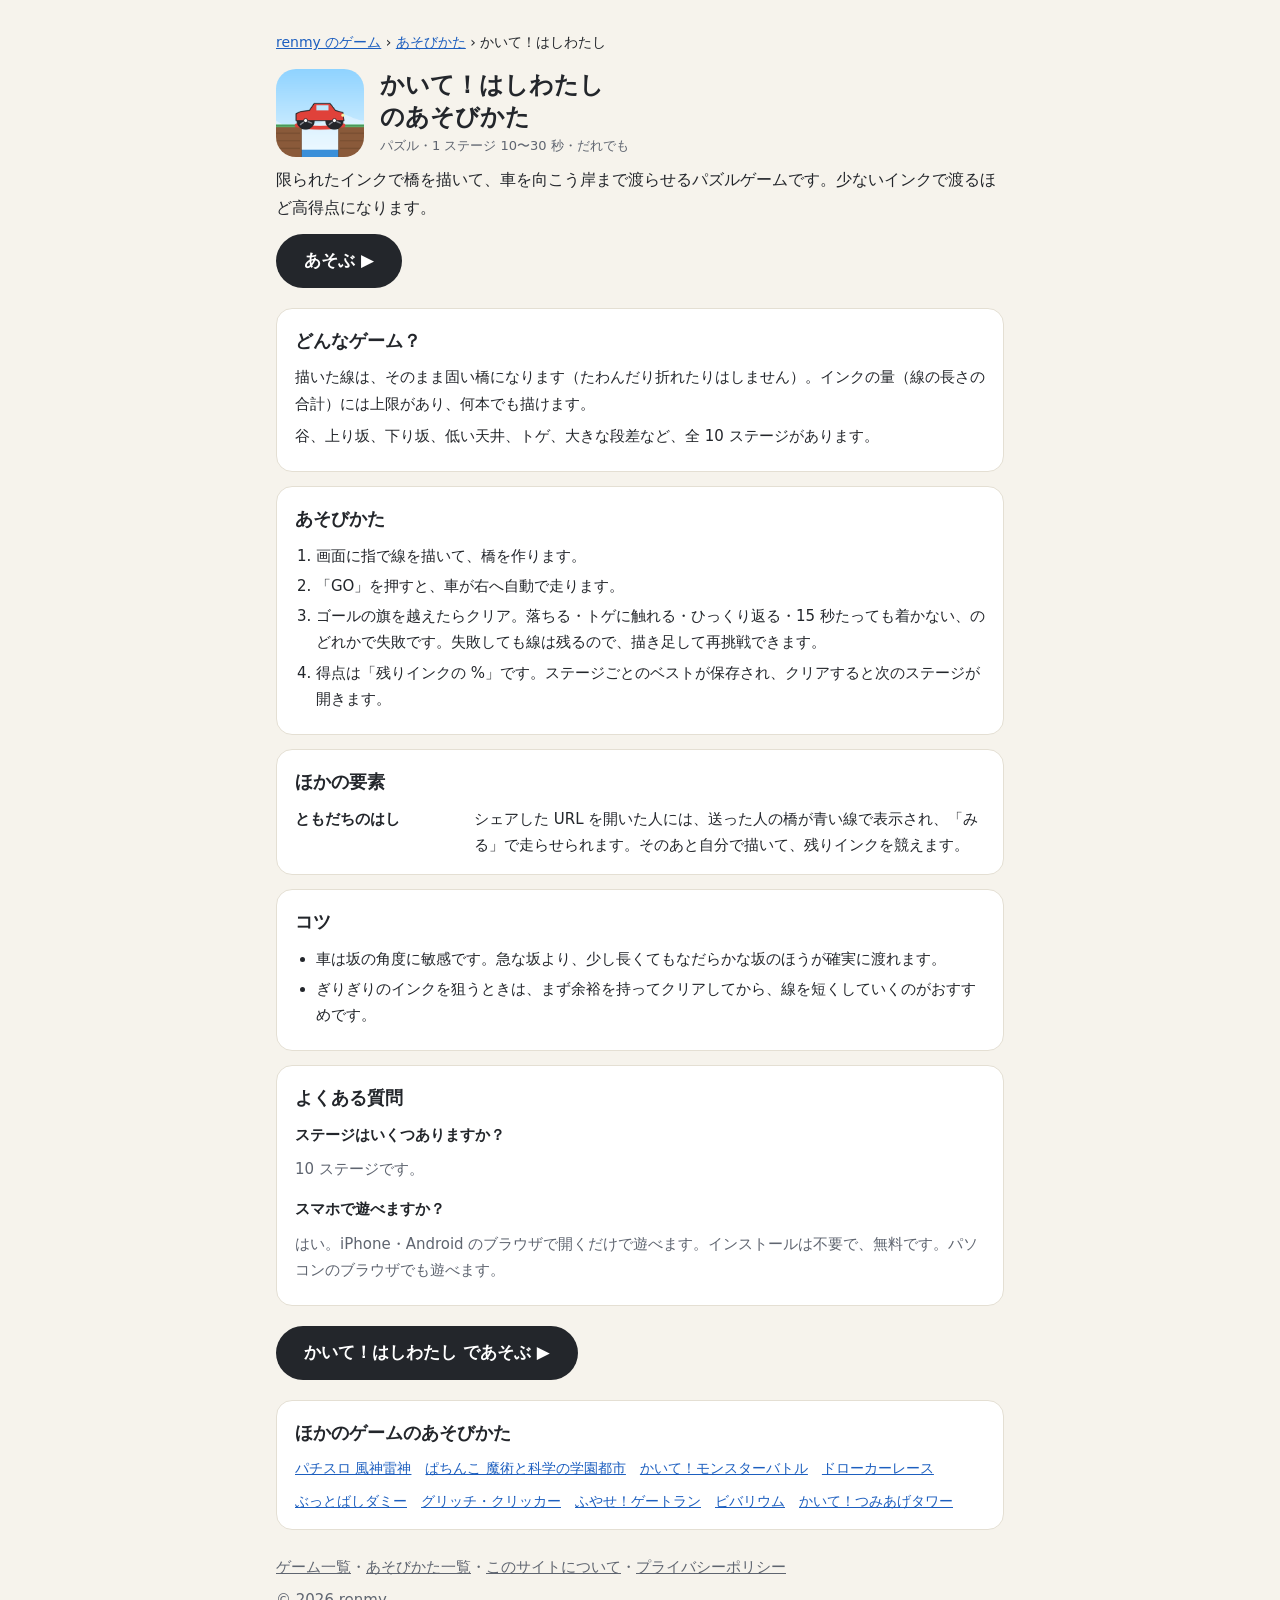
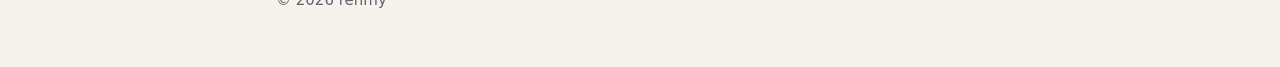
<file: guide/draw-bridge/index.html>
<!doctype html>
<html lang="ja">
<head>
<meta charset="utf-8">
<meta name="viewport" content="width=device-width, initial-scale=1, viewport-fit=cover">
<title>かいて！はしわたし のあそびかた・コツ｜renmy のゲーム</title>
<meta name="description" content="限られたインクで橋を描いて、車を向こう岸まで渡らせるパズルゲームです。少ないインクで渡るほど高得点になります。">
<link rel="canonical" href="https://renmygames.com/guide/draw-bridge/">
<meta property="og:title" content="かいて！はしわたし のあそびかた・コツ｜renmy のゲーム">
<meta property="og:description" content="限られたインクで橋を描いて、車を向こう岸まで渡らせるパズルゲームです。少ないインクで渡るほど高得点になります。">
<meta name="theme-color" content="#f6f3ec">
<link rel="icon" href="data:image/svg+xml,<svg xmlns='http://www.w3.org/2000/svg' viewBox='0 0 100 100'><text y='.9em' font-size='90'>🎮</text></svg>">
<link rel="stylesheet" href="/guide/guide.css?v=1">
<script src="/t.js?v=1"></script>
<meta name="google-adsense-account" content="ca-pub-4104940798345982">
</head>
<body>
<div class="wrap">
<p class="crumb"><a href="/">renmy のゲーム</a> › <a href="/guide/">あそびかた</a> › かいて！はしわたし</p>
<div class="hero"><img src="/icons/draw-bridge.png" alt="かいて！はしわたし のアイコン" width="88" height="88"><div><h1>かいて！はしわたし<br>のあそびかた</h1><p class="tag">パズル・1 ステージ 10〜30 秒・だれでも</p></div></div>
<p class="lead">限られたインクで橋を描いて、車を向こう岸まで渡らせるパズルゲームです。少ないインクで渡るほど高得点になります。</p>
<p><a class="play" href="/draw-bridge/">あそぶ ▶</a></p>
<section><h2>どんなゲーム？</h2>
<p>描いた線は、そのまま固い橋になります（たわんだり折れたりはしません）。インクの量（線の長さの合計）には上限があり、何本でも描けます。</p>
<p>谷、上り坂、下り坂、低い天井、トゲ、大きな段差など、全 10 ステージがあります。</p>
</section>
<section><h2>あそびかた</h2>
<ol>
<li>画面に指で線を描いて、橋を作ります。</li>
<li>「GO」を押すと、車が右へ自動で走ります。</li>
<li>ゴールの旗を越えたらクリア。落ちる・トゲに触れる・ひっくり返る・15 秒たっても着かない、のどれかで失敗です。失敗しても線は残るので、描き足して再挑戦できます。</li>
<li>得点は「残りインクの %」です。ステージごとのベストが保存され、クリアすると次のステージが開きます。</li>
</ol>
</section>
<section><h2>ほかの要素</h2>
<dl>
<dt>ともだちのはし</dt><dd>シェアした URL を開いた人には、送った人の橋が青い線で表示され、「みる」で走らせられます。そのあと自分で描いて、残りインクを競えます。</dd>
</dl>
</section>
<section><h2>コツ</h2>
<ul>
<li>車は坂の角度に敏感です。急な坂より、少し長くてもなだらかな坂のほうが確実に渡れます。</li>
<li>ぎりぎりのインクを狙うときは、まず余裕を持ってクリアしてから、線を短くしていくのがおすすめです。</li>
</ul>
</section>
<section><h2>よくある質問</h2>
<dl class="faq">
<dt>ステージはいくつありますか？</dt><dd>10 ステージです。</dd>
<dt>スマホで遊べますか？</dt><dd>はい。iPhone・Android のブラウザで開くだけで遊べます。インストールは不要で、無料です。パソコンのブラウザでも遊べます。</dd>
</dl>
</section>
<p><a class="play" href="/draw-bridge/">かいて！はしわたし であそぶ ▶</a></p>
<section><h2>ほかのゲームのあそびかた</h2>
<div class="others"><a href="/guide/pachislot/">パチスロ 風神雷神</a><a href="/guide/pachinko/">ぱちんこ 魔術と科学の学園都市</a><a href="/guide/draw-monster/">かいて！モンスターバトル</a><a href="/guide/draw-car/">ドローカーレース</a><a href="/guide/homerun/">ぶっとばしダミー</a><a href="/guide/glitch-clicker/">グリッチ・クリッカー</a><a href="/guide/gate-run/">ふやせ！ゲートラン</a><a href="/guide/vivarium/">ビバリウム</a><a href="/guide/draw-tower/">かいて！つみあげタワー</a></div>
</section>
<footer>
  <p><a href="/">ゲーム一覧</a>・<a href="/guide/">あそびかた一覧</a>・<a href="/about/">このサイトについて</a>・<a href="/privacy/">プライバシーポリシー</a></p>
  <p>© 2026 renmy</p>
</footer>
</div>
</body>
</html>
</file>
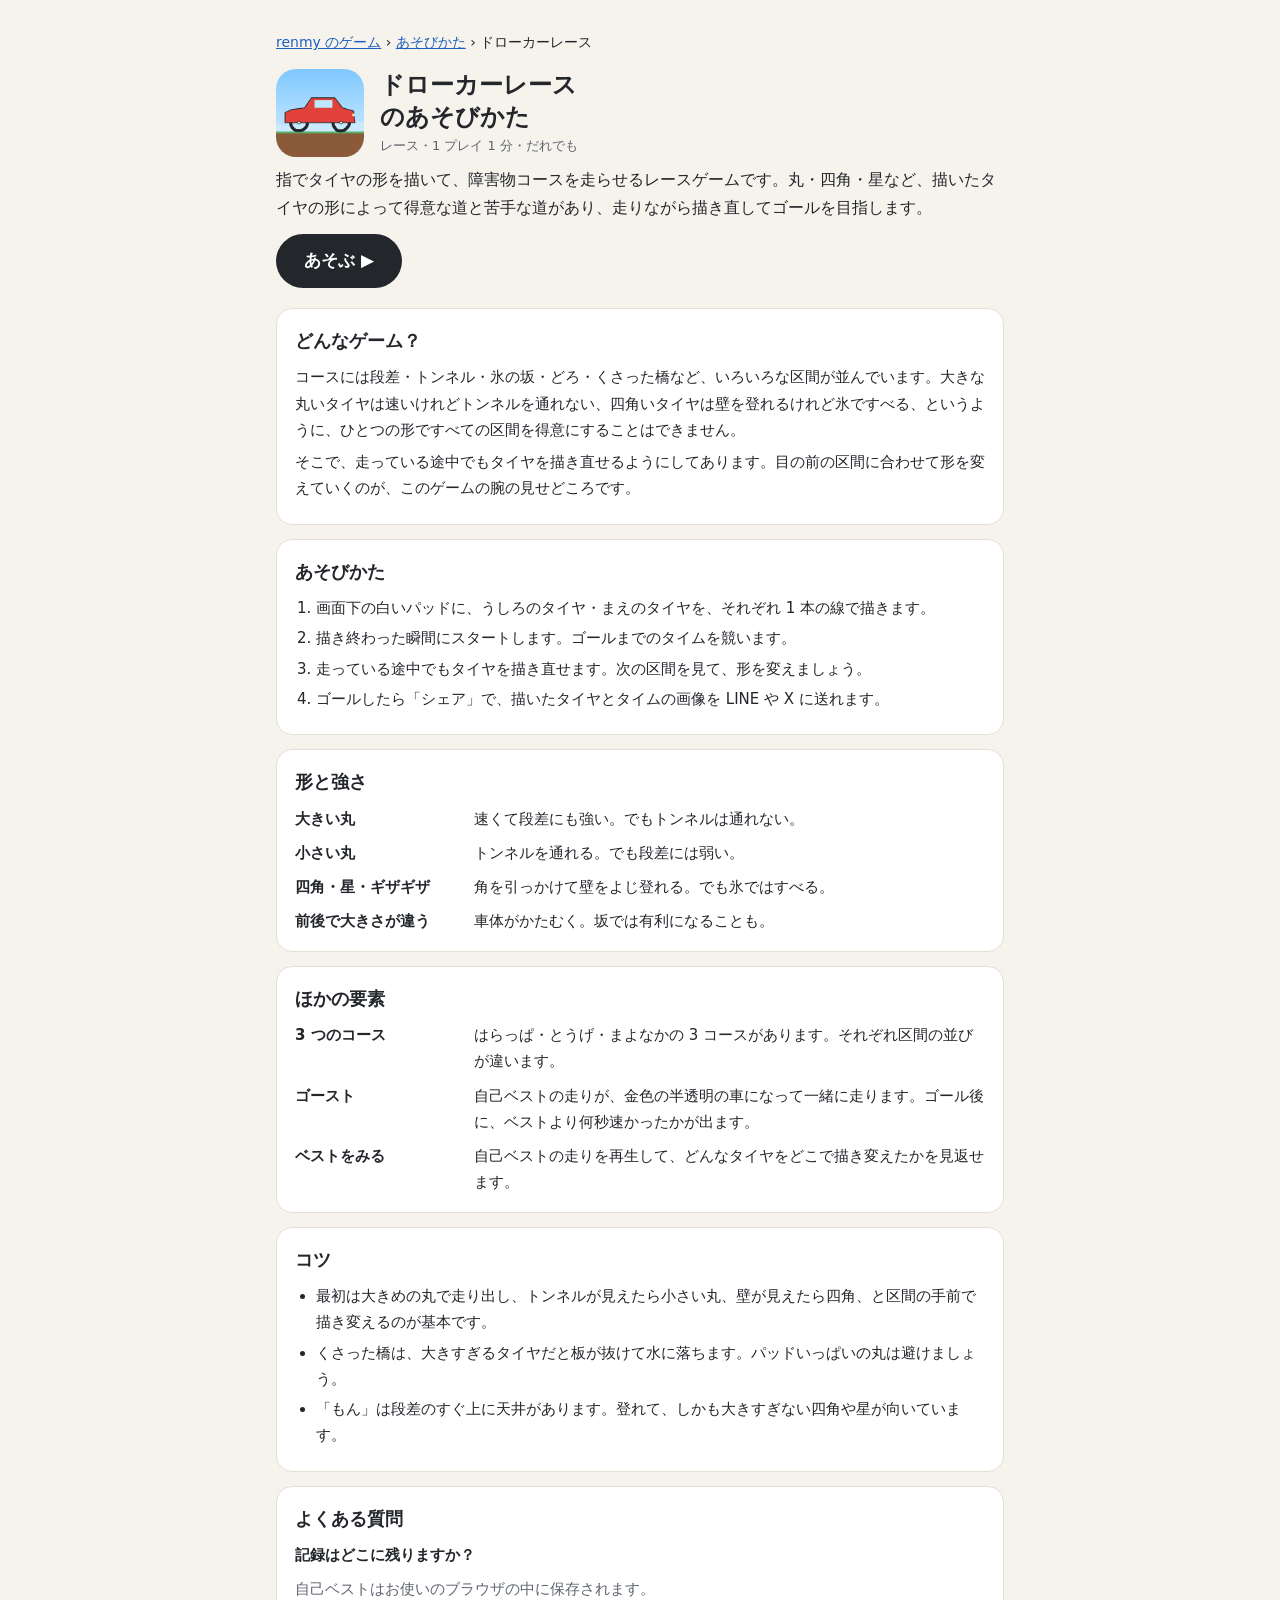
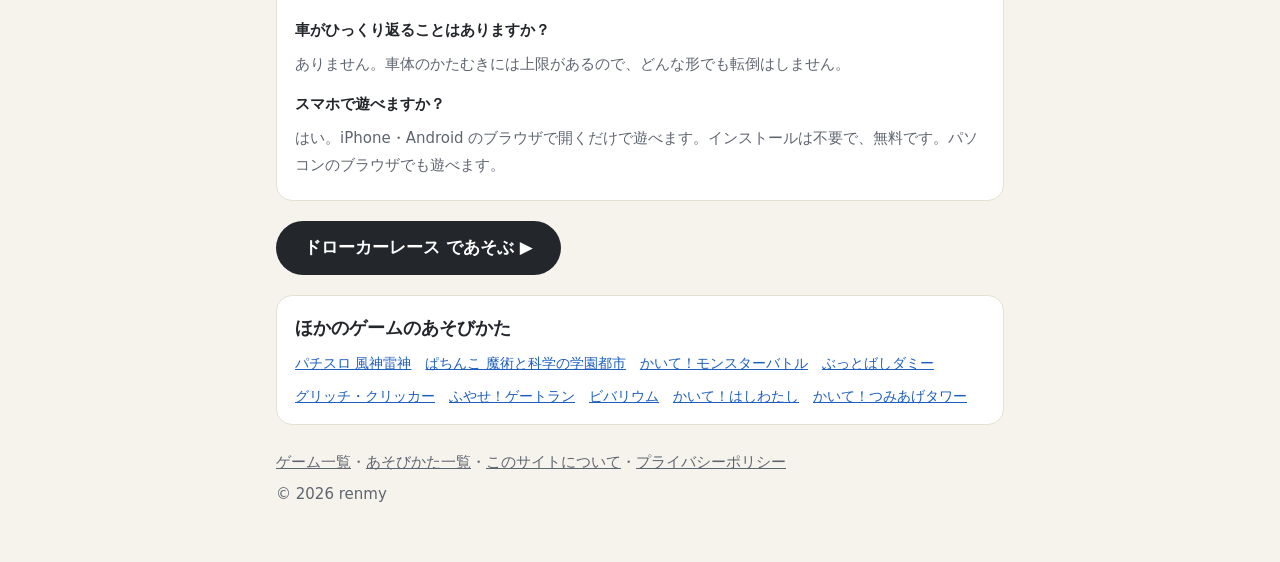
<file: guide/draw-car/index.html>
<!doctype html>
<html lang="ja">
<head>
<meta charset="utf-8">
<meta name="viewport" content="width=device-width, initial-scale=1, viewport-fit=cover">
<title>ドローカーレース のあそびかた・コツ｜renmy のゲーム</title>
<meta name="description" content="指でタイヤの形を描いて、障害物コースを走らせるレースゲームです。丸・四角・星など、描いたタイヤの形によって得意な道と苦手な道があり、走りながら描き直してゴールを目指します。">
<link rel="canonical" href="https://renmygames.com/guide/draw-car/">
<meta property="og:title" content="ドローカーレース のあそびかた・コツ｜renmy のゲーム">
<meta property="og:description" content="指でタイヤの形を描いて、障害物コースを走らせるレースゲームです。丸・四角・星など、描いたタイヤの形によって得意な道と苦手な道があり、走りながら描き直してゴールを目指します。">
<meta name="theme-color" content="#f6f3ec">
<link rel="icon" href="data:image/svg+xml,<svg xmlns='http://www.w3.org/2000/svg' viewBox='0 0 100 100'><text y='.9em' font-size='90'>🎮</text></svg>">
<link rel="stylesheet" href="/guide/guide.css?v=1">
<script src="/t.js?v=1"></script>
<meta name="google-adsense-account" content="ca-pub-4104940798345982">
</head>
<body>
<div class="wrap">
<p class="crumb"><a href="/">renmy のゲーム</a> › <a href="/guide/">あそびかた</a> › ドローカーレース</p>
<div class="hero"><img src="/icons/draw-car.png" alt="ドローカーレース のアイコン" width="88" height="88"><div><h1>ドローカーレース<br>のあそびかた</h1><p class="tag">レース・1 プレイ 1 分・だれでも</p></div></div>
<p class="lead">指でタイヤの形を描いて、障害物コースを走らせるレースゲームです。丸・四角・星など、描いたタイヤの形によって得意な道と苦手な道があり、走りながら描き直してゴールを目指します。</p>
<p><a class="play" href="/draw-car/">あそぶ ▶</a></p>
<section><h2>どんなゲーム？</h2>
<p>コースには段差・トンネル・氷の坂・どろ・くさった橋など、いろいろな区間が並んでいます。大きな丸いタイヤは速いけれどトンネルを通れない、四角いタイヤは壁を登れるけれど氷ですべる、というように、ひとつの形ですべての区間を得意にすることはできません。</p>
<p>そこで、走っている途中でもタイヤを描き直せるようにしてあります。目の前の区間に合わせて形を変えていくのが、このゲームの腕の見せどころです。</p>
</section>
<section><h2>あそびかた</h2>
<ol>
<li>画面下の白いパッドに、うしろのタイヤ・まえのタイヤを、それぞれ 1 本の線で描きます。</li>
<li>描き終わった瞬間にスタートします。ゴールまでのタイムを競います。</li>
<li>走っている途中でもタイヤを描き直せます。次の区間を見て、形を変えましょう。</li>
<li>ゴールしたら「シェア」で、描いたタイヤとタイムの画像を LINE や X に送れます。</li>
</ol>
</section>
<section><h2>形と強さ</h2>
<dl>
<dt>大きい丸</dt><dd>速くて段差にも強い。でもトンネルは通れない。</dd>
<dt>小さい丸</dt><dd>トンネルを通れる。でも段差には弱い。</dd>
<dt>四角・星・ギザギザ</dt><dd>角を引っかけて壁をよじ登れる。でも氷ではすべる。</dd>
<dt>前後で大きさが違う</dt><dd>車体がかたむく。坂では有利になることも。</dd>
</dl>
</section>
<section><h2>ほかの要素</h2>
<dl>
<dt>3 つのコース</dt><dd>はらっぱ・とうげ・まよなかの 3 コースがあります。それぞれ区間の並びが違います。</dd>
<dt>ゴースト</dt><dd>自己ベストの走りが、金色の半透明の車になって一緒に走ります。ゴール後に、ベストより何秒速かったかが出ます。</dd>
<dt>ベストをみる</dt><dd>自己ベストの走りを再生して、どんなタイヤをどこで描き変えたかを見返せます。</dd>
</dl>
</section>
<section><h2>コツ</h2>
<ul>
<li>最初は大きめの丸で走り出し、トンネルが見えたら小さい丸、壁が見えたら四角、と区間の手前で描き変えるのが基本です。</li>
<li>くさった橋は、大きすぎるタイヤだと板が抜けて水に落ちます。パッドいっぱいの丸は避けましょう。</li>
<li>「もん」は段差のすぐ上に天井があります。登れて、しかも大きすぎない四角や星が向いています。</li>
</ul>
</section>
<section><h2>よくある質問</h2>
<dl class="faq">
<dt>記録はどこに残りますか？</dt><dd>自己ベストはお使いのブラウザの中に保存されます。</dd>
<dt>車がひっくり返ることはありますか？</dt><dd>ありません。車体のかたむきには上限があるので、どんな形でも転倒はしません。</dd>
<dt>スマホで遊べますか？</dt><dd>はい。iPhone・Android のブラウザで開くだけで遊べます。インストールは不要で、無料です。パソコンのブラウザでも遊べます。</dd>
</dl>
</section>
<p><a class="play" href="/draw-car/">ドローカーレース であそぶ ▶</a></p>
<section><h2>ほかのゲームのあそびかた</h2>
<div class="others"><a href="/guide/pachislot/">パチスロ 風神雷神</a><a href="/guide/pachinko/">ぱちんこ 魔術と科学の学園都市</a><a href="/guide/draw-monster/">かいて！モンスターバトル</a><a href="/guide/homerun/">ぶっとばしダミー</a><a href="/guide/glitch-clicker/">グリッチ・クリッカー</a><a href="/guide/gate-run/">ふやせ！ゲートラン</a><a href="/guide/vivarium/">ビバリウム</a><a href="/guide/draw-bridge/">かいて！はしわたし</a><a href="/guide/draw-tower/">かいて！つみあげタワー</a></div>
</section>
<footer>
  <p><a href="/">ゲーム一覧</a>・<a href="/guide/">あそびかた一覧</a>・<a href="/about/">このサイトについて</a>・<a href="/privacy/">プライバシーポリシー</a></p>
  <p>© 2026 renmy</p>
</footer>
</div>
</body>
</html>
</file>
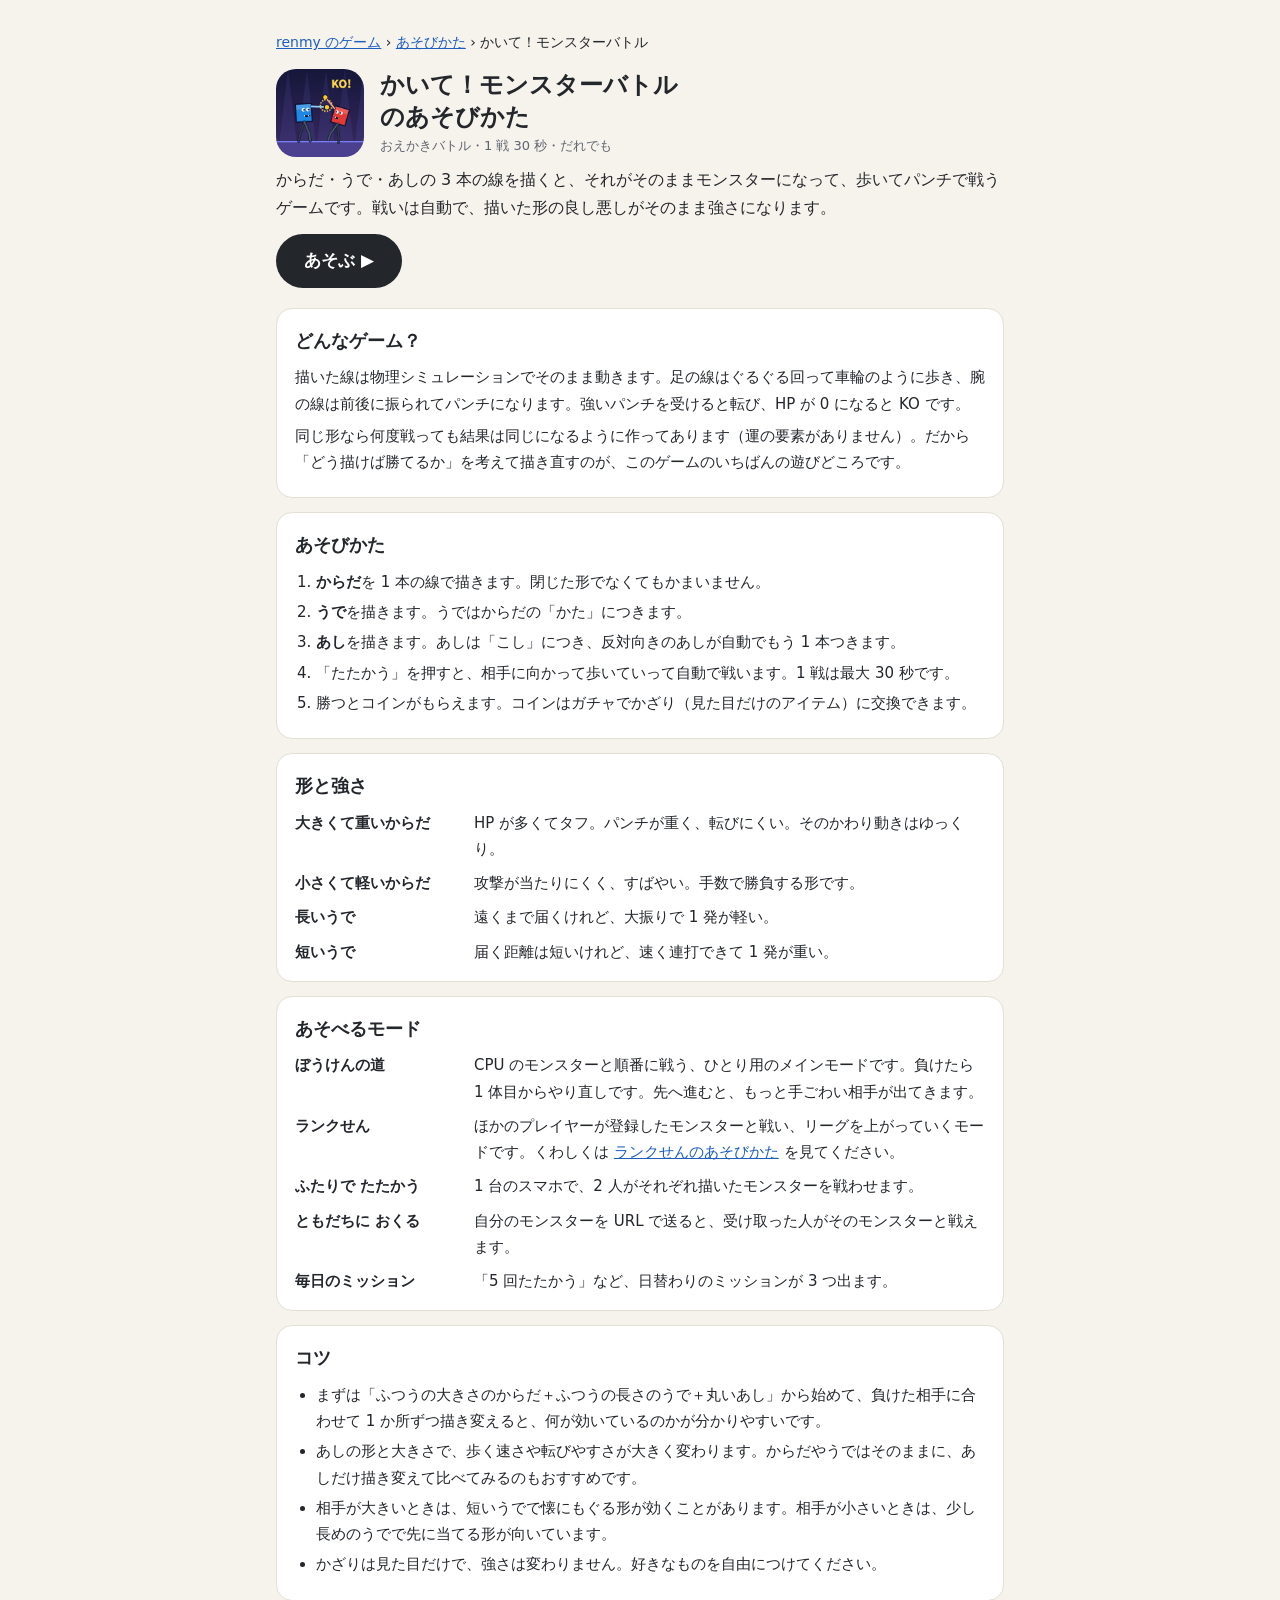
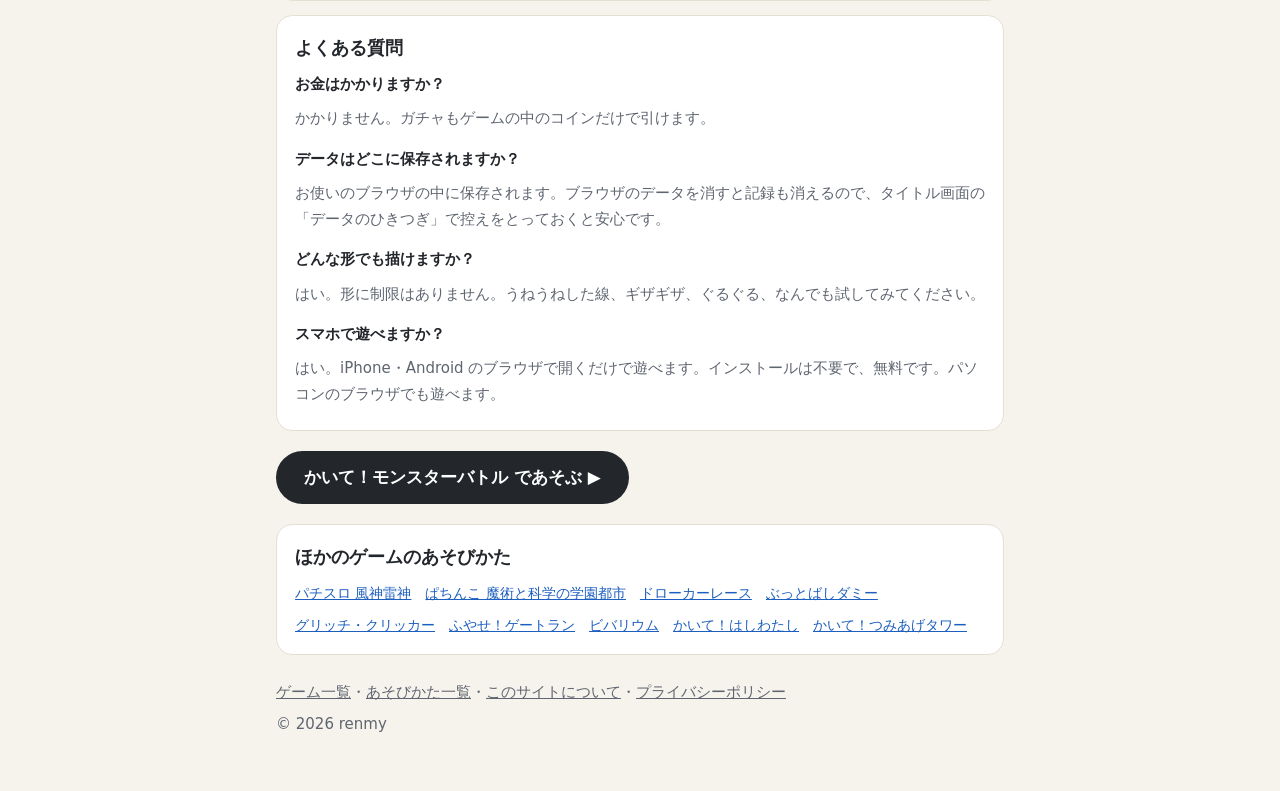
<file: guide/draw-monster/index.html>
<!doctype html>
<html lang="ja">
<head>
<meta charset="utf-8">
<meta name="viewport" content="width=device-width, initial-scale=1, viewport-fit=cover">
<title>かいて！モンスターバトル のあそびかた・コツ｜renmy のゲーム</title>
<meta name="description" content="からだ・うで・あしの 3 本の線を描くと、それがそのままモンスターになって、歩いてパンチで戦うゲームです。戦いは自動で、描いた形の良し悪しがそのまま強さになります。">
<link rel="canonical" href="https://renmygames.com/guide/draw-monster/">
<meta property="og:title" content="かいて！モンスターバトル のあそびかた・コツ｜renmy のゲーム">
<meta property="og:description" content="からだ・うで・あしの 3 本の線を描くと、それがそのままモンスターになって、歩いてパンチで戦うゲームです。戦いは自動で、描いた形の良し悪しがそのまま強さになります。">
<meta name="theme-color" content="#f6f3ec">
<link rel="icon" href="data:image/svg+xml,<svg xmlns='http://www.w3.org/2000/svg' viewBox='0 0 100 100'><text y='.9em' font-size='90'>🎮</text></svg>">
<link rel="stylesheet" href="/guide/guide.css?v=1">
<script src="/t.js?v=1"></script>
<meta name="google-adsense-account" content="ca-pub-4104940798345982">
</head>
<body>
<div class="wrap">
<p class="crumb"><a href="/">renmy のゲーム</a> › <a href="/guide/">あそびかた</a> › かいて！モンスターバトル</p>
<div class="hero"><img src="/icons/draw-monster.png" alt="かいて！モンスターバトル のアイコン" width="88" height="88"><div><h1>かいて！モンスターバトル<br>のあそびかた</h1><p class="tag">おえかきバトル・1 戦 30 秒・だれでも</p></div></div>
<p class="lead">からだ・うで・あしの 3 本の線を描くと、それがそのままモンスターになって、歩いてパンチで戦うゲームです。戦いは自動で、描いた形の良し悪しがそのまま強さになります。</p>
<p><a class="play" href="/draw-monster/">あそぶ ▶</a></p>
<section><h2>どんなゲーム？</h2>
<p>描いた線は物理シミュレーションでそのまま動きます。足の線はぐるぐる回って車輪のように歩き、腕の線は前後に振られてパンチになります。強いパンチを受けると転び、HP が 0 になると KO です。</p>
<p>同じ形なら何度戦っても結果は同じになるように作ってあります（運の要素がありません）。だから「どう描けば勝てるか」を考えて描き直すのが、このゲームのいちばんの遊びどころです。</p>
</section>
<section><h2>あそびかた</h2>
<ol>
<li><b>からだ</b>を 1 本の線で描きます。閉じた形でなくてもかまいません。</li>
<li><b>うで</b>を描きます。うではからだの「かた」につきます。</li>
<li><b>あし</b>を描きます。あしは「こし」につき、反対向きのあしが自動でもう 1 本つきます。</li>
<li>「たたかう」を押すと、相手に向かって歩いていって自動で戦います。1 戦は最大 30 秒です。</li>
<li>勝つとコインがもらえます。コインはガチャでかざり（見た目だけのアイテム）に交換できます。</li>
</ol>
</section>
<section><h2>形と強さ</h2>
<dl>
<dt>大きくて重いからだ</dt><dd>HP が多くてタフ。パンチが重く、転びにくい。そのかわり動きはゆっくり。</dd>
<dt>小さくて軽いからだ</dt><dd>攻撃が当たりにくく、すばやい。手数で勝負する形です。</dd>
<dt>長いうで</dt><dd>遠くまで届くけれど、大振りで 1 発が軽い。</dd>
<dt>短いうで</dt><dd>届く距離は短いけれど、速く連打できて 1 発が重い。</dd>
</dl>
</section>
<section><h2>あそべるモード</h2>
<dl>
<dt>ぼうけんの道</dt><dd>CPU のモンスターと順番に戦う、ひとり用のメインモードです。負けたら 1 体目からやり直しです。先へ進むと、もっと手ごわい相手が出てきます。</dd>
<dt>ランクせん</dt><dd>ほかのプレイヤーが登録したモンスターと戦い、リーグを上がっていくモードです。くわしくは <a href="/draw-monster/rank-guide">ランクせんのあそびかた</a> を見てください。</dd>
<dt>ふたりで たたかう</dt><dd>1 台のスマホで、2 人がそれぞれ描いたモンスターを戦わせます。</dd>
<dt>ともだちに おくる</dt><dd>自分のモンスターを URL で送ると、受け取った人がそのモンスターと戦えます。</dd>
<dt>毎日のミッション</dt><dd>「5 回たたかう」など、日替わりのミッションが 3 つ出ます。</dd>
</dl>
</section>
<section><h2>コツ</h2>
<ul>
<li>まずは「ふつうの大きさのからだ＋ふつうの長さのうで＋丸いあし」から始めて、負けた相手に合わせて 1 か所ずつ描き変えると、何が効いているのかが分かりやすいです。</li>
<li>あしの形と大きさで、歩く速さや転びやすさが大きく変わります。からだやうではそのままに、あしだけ描き変えて比べてみるのもおすすめです。</li>
<li>相手が大きいときは、短いうでで懐にもぐる形が効くことがあります。相手が小さいときは、少し長めのうでで先に当てる形が向いています。</li>
<li>かざりは見た目だけで、強さは変わりません。好きなものを自由につけてください。</li>
</ul>
</section>
<section><h2>よくある質問</h2>
<dl class="faq">
<dt>お金はかかりますか？</dt><dd>かかりません。ガチャもゲームの中のコインだけで引けます。</dd>
<dt>データはどこに保存されますか？</dt><dd>お使いのブラウザの中に保存されます。ブラウザのデータを消すと記録も消えるので、タイトル画面の「データのひきつぎ」で控えをとっておくと安心です。</dd>
<dt>どんな形でも描けますか？</dt><dd>はい。形に制限はありません。うねうねした線、ギザギザ、ぐるぐる、なんでも試してみてください。</dd>
<dt>スマホで遊べますか？</dt><dd>はい。iPhone・Android のブラウザで開くだけで遊べます。インストールは不要で、無料です。パソコンのブラウザでも遊べます。</dd>
</dl>
</section>
<p><a class="play" href="/draw-monster/">かいて！モンスターバトル であそぶ ▶</a></p>
<section><h2>ほかのゲームのあそびかた</h2>
<div class="others"><a href="/guide/pachislot/">パチスロ 風神雷神</a><a href="/guide/pachinko/">ぱちんこ 魔術と科学の学園都市</a><a href="/guide/draw-car/">ドローカーレース</a><a href="/guide/homerun/">ぶっとばしダミー</a><a href="/guide/glitch-clicker/">グリッチ・クリッカー</a><a href="/guide/gate-run/">ふやせ！ゲートラン</a><a href="/guide/vivarium/">ビバリウム</a><a href="/guide/draw-bridge/">かいて！はしわたし</a><a href="/guide/draw-tower/">かいて！つみあげタワー</a></div>
</section>
<footer>
  <p><a href="/">ゲーム一覧</a>・<a href="/guide/">あそびかた一覧</a>・<a href="/about/">このサイトについて</a>・<a href="/privacy/">プライバシーポリシー</a></p>
  <p>© 2026 renmy</p>
</footer>
</div>
</body>
</html>
</file>
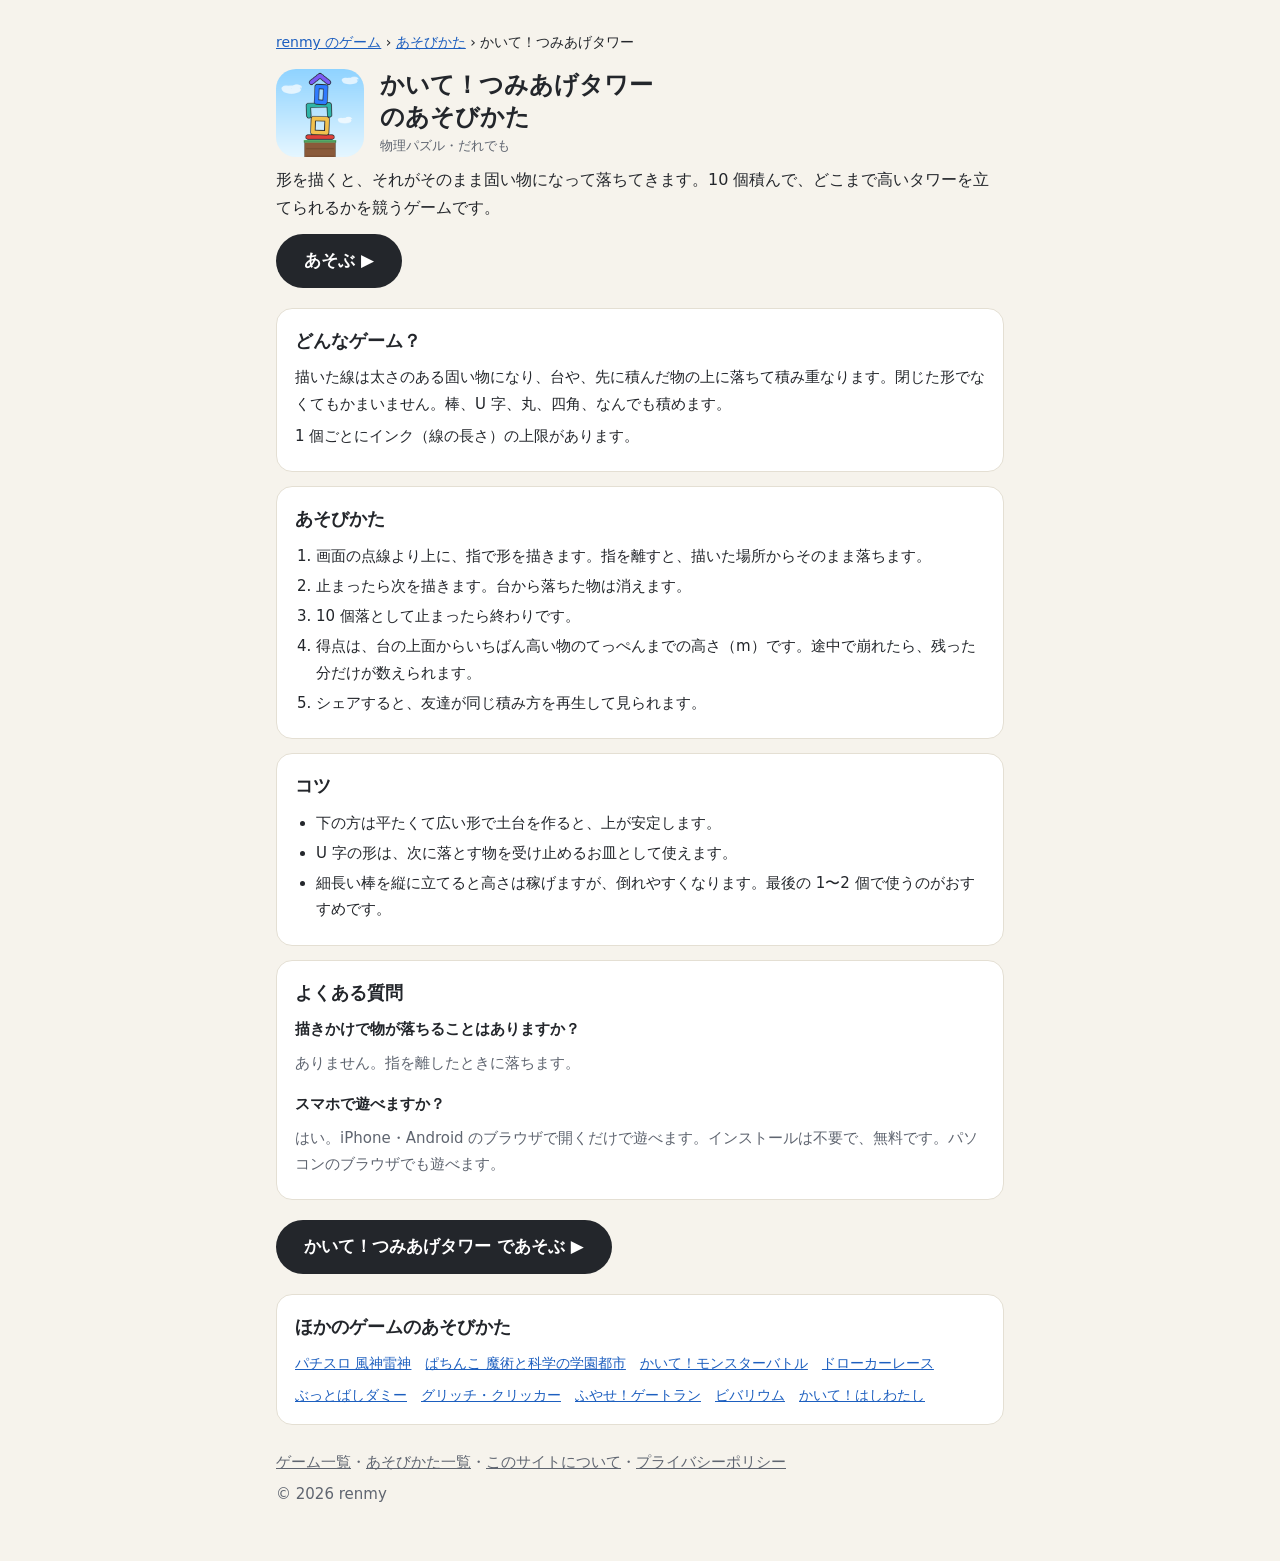
<file: guide/draw-tower/index.html>
<!doctype html>
<html lang="ja">
<head>
<meta charset="utf-8">
<meta name="viewport" content="width=device-width, initial-scale=1, viewport-fit=cover">
<title>かいて！つみあげタワー のあそびかた・コツ｜renmy のゲーム</title>
<meta name="description" content="形を描くと、それがそのまま固い物になって落ちてきます。10 個積んで、どこまで高いタワーを立てられるかを競うゲームです。">
<link rel="canonical" href="https://renmygames.com/guide/draw-tower/">
<meta property="og:title" content="かいて！つみあげタワー のあそびかた・コツ｜renmy のゲーム">
<meta property="og:description" content="形を描くと、それがそのまま固い物になって落ちてきます。10 個積んで、どこまで高いタワーを立てられるかを競うゲームです。">
<meta name="theme-color" content="#f6f3ec">
<link rel="icon" href="data:image/svg+xml,<svg xmlns='http://www.w3.org/2000/svg' viewBox='0 0 100 100'><text y='.9em' font-size='90'>🎮</text></svg>">
<link rel="stylesheet" href="/guide/guide.css?v=1">
<script src="/t.js?v=1"></script>
<meta name="google-adsense-account" content="ca-pub-4104940798345982">
</head>
<body>
<div class="wrap">
<p class="crumb"><a href="/">renmy のゲーム</a> › <a href="/guide/">あそびかた</a> › かいて！つみあげタワー</p>
<div class="hero"><img src="/icons/draw-tower.png" alt="かいて！つみあげタワー のアイコン" width="88" height="88"><div><h1>かいて！つみあげタワー<br>のあそびかた</h1><p class="tag">物理パズル・だれでも</p></div></div>
<p class="lead">形を描くと、それがそのまま固い物になって落ちてきます。10 個積んで、どこまで高いタワーを立てられるかを競うゲームです。</p>
<p><a class="play" href="/draw-tower/">あそぶ ▶</a></p>
<section><h2>どんなゲーム？</h2>
<p>描いた線は太さのある固い物になり、台や、先に積んだ物の上に落ちて積み重なります。閉じた形でなくてもかまいません。棒、U 字、丸、四角、なんでも積めます。</p>
<p>1 個ごとにインク（線の長さ）の上限があります。</p>
</section>
<section><h2>あそびかた</h2>
<ol>
<li>画面の点線より上に、指で形を描きます。指を離すと、描いた場所からそのまま落ちます。</li>
<li>止まったら次を描きます。台から落ちた物は消えます。</li>
<li>10 個落として止まったら終わりです。</li>
<li>得点は、台の上面からいちばん高い物のてっぺんまでの高さ（m）です。途中で崩れたら、残った分だけが数えられます。</li>
<li>シェアすると、友達が同じ積み方を再生して見られます。</li>
</ol>
</section>
<section><h2>コツ</h2>
<ul>
<li>下の方は平たくて広い形で土台を作ると、上が安定します。</li>
<li>U 字の形は、次に落とす物を受け止めるお皿として使えます。</li>
<li>細長い棒を縦に立てると高さは稼げますが、倒れやすくなります。最後の 1〜2 個で使うのがおすすめです。</li>
</ul>
</section>
<section><h2>よくある質問</h2>
<dl class="faq">
<dt>描きかけで物が落ちることはありますか？</dt><dd>ありません。指を離したときに落ちます。</dd>
<dt>スマホで遊べますか？</dt><dd>はい。iPhone・Android のブラウザで開くだけで遊べます。インストールは不要で、無料です。パソコンのブラウザでも遊べます。</dd>
</dl>
</section>
<p><a class="play" href="/draw-tower/">かいて！つみあげタワー であそぶ ▶</a></p>
<section><h2>ほかのゲームのあそびかた</h2>
<div class="others"><a href="/guide/pachislot/">パチスロ 風神雷神</a><a href="/guide/pachinko/">ぱちんこ 魔術と科学の学園都市</a><a href="/guide/draw-monster/">かいて！モンスターバトル</a><a href="/guide/draw-car/">ドローカーレース</a><a href="/guide/homerun/">ぶっとばしダミー</a><a href="/guide/glitch-clicker/">グリッチ・クリッカー</a><a href="/guide/gate-run/">ふやせ！ゲートラン</a><a href="/guide/vivarium/">ビバリウム</a><a href="/guide/draw-bridge/">かいて！はしわたし</a></div>
</section>
<footer>
  <p><a href="/">ゲーム一覧</a>・<a href="/guide/">あそびかた一覧</a>・<a href="/about/">このサイトについて</a>・<a href="/privacy/">プライバシーポリシー</a></p>
  <p>© 2026 renmy</p>
</footer>
</div>
</body>
</html>
</file>
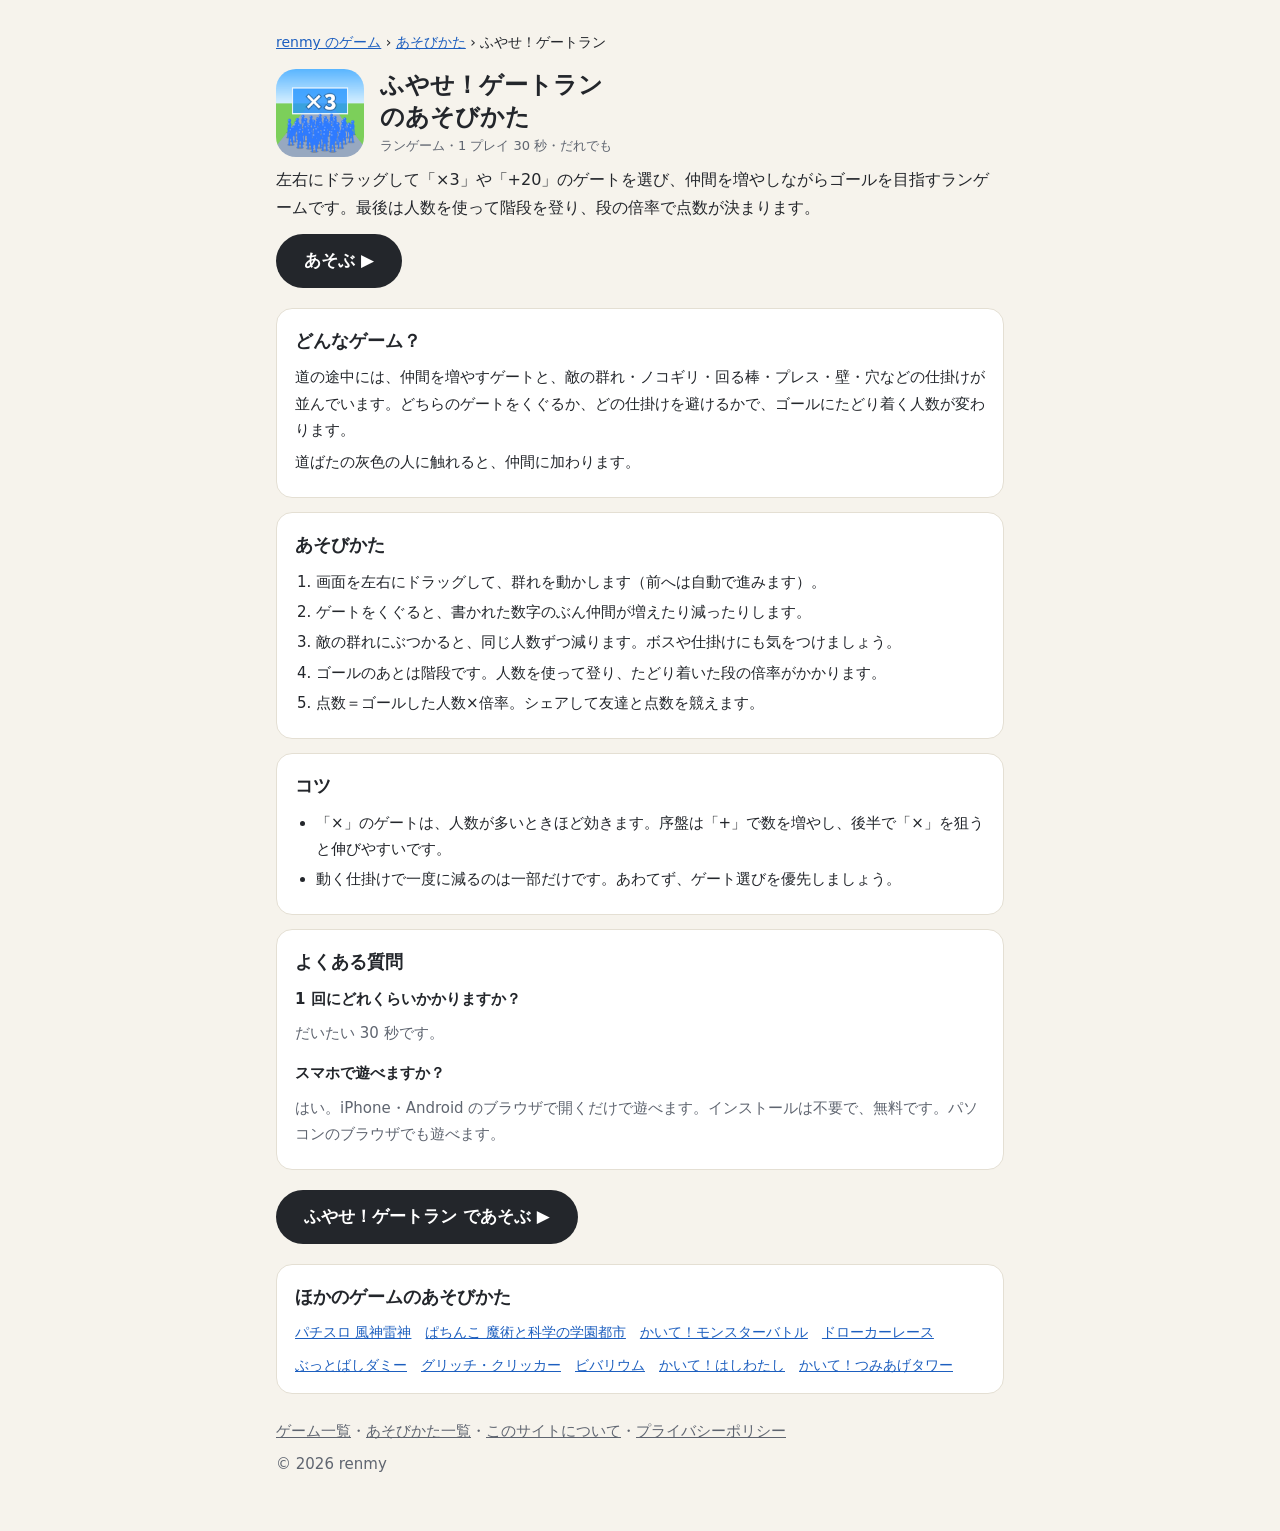
<file: guide/gate-run/index.html>
<!doctype html>
<html lang="ja">
<head>
<meta charset="utf-8">
<meta name="viewport" content="width=device-width, initial-scale=1, viewport-fit=cover">
<title>ふやせ！ゲートラン のあそびかた・コツ｜renmy のゲーム</title>
<meta name="description" content="左右にドラッグして「×3」や「+20」のゲートを選び、仲間を増やしながらゴールを目指すランゲームです。最後は人数を使って階段を登り、段の倍率で点数が決まります。">
<link rel="canonical" href="https://renmygames.com/guide/gate-run/">
<meta property="og:title" content="ふやせ！ゲートラン のあそびかた・コツ｜renmy のゲーム">
<meta property="og:description" content="左右にドラッグして「×3」や「+20」のゲートを選び、仲間を増やしながらゴールを目指すランゲームです。最後は人数を使って階段を登り、段の倍率で点数が決まります。">
<meta name="theme-color" content="#f6f3ec">
<link rel="icon" href="data:image/svg+xml,<svg xmlns='http://www.w3.org/2000/svg' viewBox='0 0 100 100'><text y='.9em' font-size='90'>🎮</text></svg>">
<link rel="stylesheet" href="/guide/guide.css?v=1">
<script src="/t.js?v=1"></script>
<meta name="google-adsense-account" content="ca-pub-4104940798345982">
</head>
<body>
<div class="wrap">
<p class="crumb"><a href="/">renmy のゲーム</a> › <a href="/guide/">あそびかた</a> › ふやせ！ゲートラン</p>
<div class="hero"><img src="/icons/gate-run.png" alt="ふやせ！ゲートラン のアイコン" width="88" height="88"><div><h1>ふやせ！ゲートラン<br>のあそびかた</h1><p class="tag">ランゲーム・1 プレイ 30 秒・だれでも</p></div></div>
<p class="lead">左右にドラッグして「×3」や「+20」のゲートを選び、仲間を増やしながらゴールを目指すランゲームです。最後は人数を使って階段を登り、段の倍率で点数が決まります。</p>
<p><a class="play" href="/gate-run/">あそぶ ▶</a></p>
<section><h2>どんなゲーム？</h2>
<p>道の途中には、仲間を増やすゲートと、敵の群れ・ノコギリ・回る棒・プレス・壁・穴などの仕掛けが並んでいます。どちらのゲートをくぐるか、どの仕掛けを避けるかで、ゴールにたどり着く人数が変わります。</p>
<p>道ばたの灰色の人に触れると、仲間に加わります。</p>
</section>
<section><h2>あそびかた</h2>
<ol>
<li>画面を左右にドラッグして、群れを動かします（前へは自動で進みます）。</li>
<li>ゲートをくぐると、書かれた数字のぶん仲間が増えたり減ったりします。</li>
<li>敵の群れにぶつかると、同じ人数ずつ減ります。ボスや仕掛けにも気をつけましょう。</li>
<li>ゴールのあとは階段です。人数を使って登り、たどり着いた段の倍率がかかります。</li>
<li>点数＝ゴールした人数×倍率。シェアして友達と点数を競えます。</li>
</ol>
</section>
<section><h2>コツ</h2>
<ul>
<li>「×」のゲートは、人数が多いときほど効きます。序盤は「+」で数を増やし、後半で「×」を狙うと伸びやすいです。</li>
<li>動く仕掛けで一度に減るのは一部だけです。あわてず、ゲート選びを優先しましょう。</li>
</ul>
</section>
<section><h2>よくある質問</h2>
<dl class="faq">
<dt>1 回にどれくらいかかりますか？</dt><dd>だいたい 30 秒です。</dd>
<dt>スマホで遊べますか？</dt><dd>はい。iPhone・Android のブラウザで開くだけで遊べます。インストールは不要で、無料です。パソコンのブラウザでも遊べます。</dd>
</dl>
</section>
<p><a class="play" href="/gate-run/">ふやせ！ゲートラン であそぶ ▶</a></p>
<section><h2>ほかのゲームのあそびかた</h2>
<div class="others"><a href="/guide/pachislot/">パチスロ 風神雷神</a><a href="/guide/pachinko/">ぱちんこ 魔術と科学の学園都市</a><a href="/guide/draw-monster/">かいて！モンスターバトル</a><a href="/guide/draw-car/">ドローカーレース</a><a href="/guide/homerun/">ぶっとばしダミー</a><a href="/guide/glitch-clicker/">グリッチ・クリッカー</a><a href="/guide/vivarium/">ビバリウム</a><a href="/guide/draw-bridge/">かいて！はしわたし</a><a href="/guide/draw-tower/">かいて！つみあげタワー</a></div>
</section>
<footer>
  <p><a href="/">ゲーム一覧</a>・<a href="/guide/">あそびかた一覧</a>・<a href="/about/">このサイトについて</a>・<a href="/privacy/">プライバシーポリシー</a></p>
  <p>© 2026 renmy</p>
</footer>
</div>
</body>
</html>
</file>
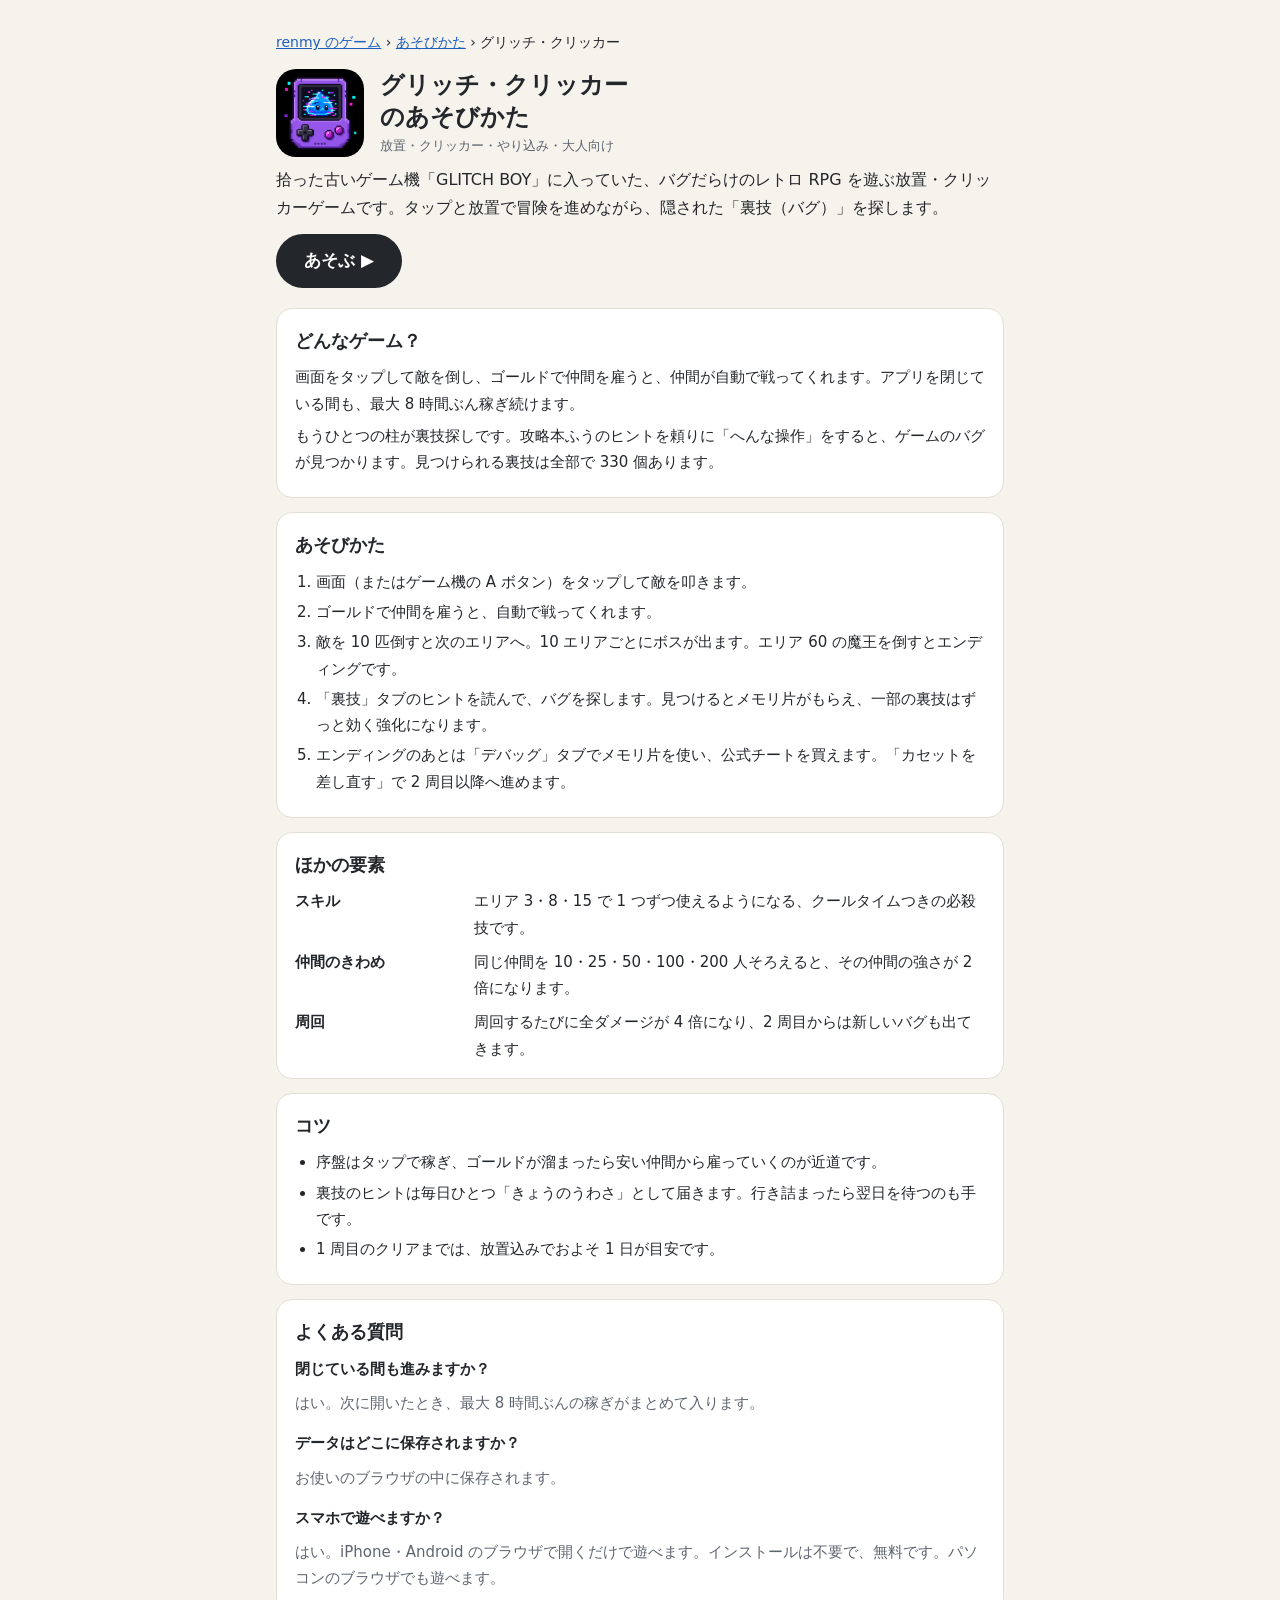
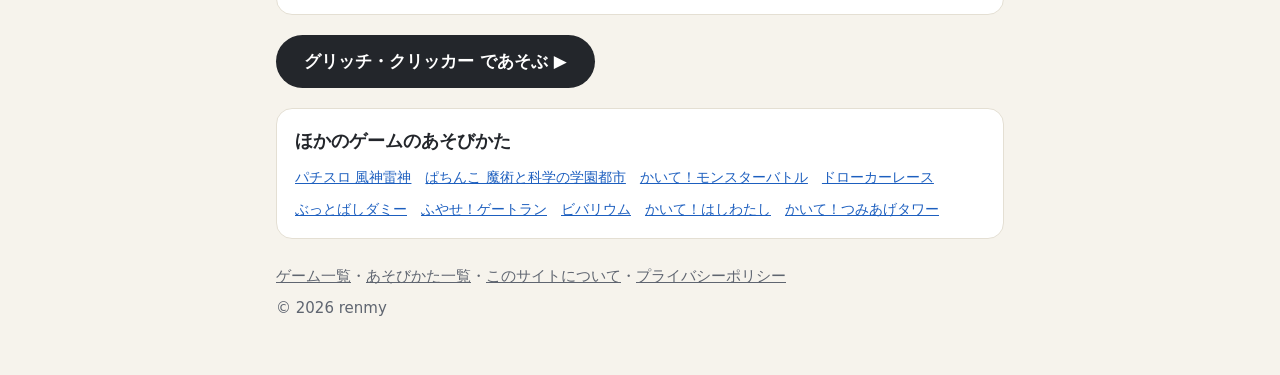
<file: guide/glitch-clicker/index.html>
<!doctype html>
<html lang="ja">
<head>
<meta charset="utf-8">
<meta name="viewport" content="width=device-width, initial-scale=1, viewport-fit=cover">
<title>グリッチ・クリッカー のあそびかた・コツ｜renmy のゲーム</title>
<meta name="description" content="拾った古いゲーム機「GLITCH BOY」に入っていた、バグだらけのレトロ RPG を遊ぶ放置・クリッカーゲームです。タップと放置で冒険を進めながら、隠された「裏技（バグ）」を探します。">
<link rel="canonical" href="https://renmygames.com/guide/glitch-clicker/">
<meta property="og:title" content="グリッチ・クリッカー のあそびかた・コツ｜renmy のゲーム">
<meta property="og:description" content="拾った古いゲーム機「GLITCH BOY」に入っていた、バグだらけのレトロ RPG を遊ぶ放置・クリッカーゲームです。タップと放置で冒険を進めながら、隠された「裏技（バグ）」を探します。">
<meta name="theme-color" content="#f6f3ec">
<link rel="icon" href="data:image/svg+xml,<svg xmlns='http://www.w3.org/2000/svg' viewBox='0 0 100 100'><text y='.9em' font-size='90'>🎮</text></svg>">
<link rel="stylesheet" href="/guide/guide.css?v=1">
<script src="/t.js?v=1"></script>
<meta name="google-adsense-account" content="ca-pub-4104940798345982">
</head>
<body>
<div class="wrap">
<p class="crumb"><a href="/">renmy のゲーム</a> › <a href="/guide/">あそびかた</a> › グリッチ・クリッカー</p>
<div class="hero"><img src="/icons/glitch-clicker.png" alt="グリッチ・クリッカー のアイコン" width="88" height="88"><div><h1>グリッチ・クリッカー<br>のあそびかた</h1><p class="tag">放置・クリッカー・やり込み・大人向け</p></div></div>
<p class="lead">拾った古いゲーム機「GLITCH BOY」に入っていた、バグだらけのレトロ RPG を遊ぶ放置・クリッカーゲームです。タップと放置で冒険を進めながら、隠された「裏技（バグ）」を探します。</p>
<p><a class="play" href="/glitch-clicker/">あそぶ ▶</a></p>
<section><h2>どんなゲーム？</h2>
<p>画面をタップして敵を倒し、ゴールドで仲間を雇うと、仲間が自動で戦ってくれます。アプリを閉じている間も、最大 8 時間ぶん稼ぎ続けます。</p>
<p>もうひとつの柱が裏技探しです。攻略本ふうのヒントを頼りに「へんな操作」をすると、ゲームのバグが見つかります。見つけられる裏技は全部で 330 個あります。</p>
</section>
<section><h2>あそびかた</h2>
<ol>
<li>画面（またはゲーム機の A ボタン）をタップして敵を叩きます。</li>
<li>ゴールドで仲間を雇うと、自動で戦ってくれます。</li>
<li>敵を 10 匹倒すと次のエリアへ。10 エリアごとにボスが出ます。エリア 60 の魔王を倒すとエンディングです。</li>
<li>「裏技」タブのヒントを読んで、バグを探します。見つけるとメモリ片がもらえ、一部の裏技はずっと効く強化になります。</li>
<li>エンディングのあとは「デバッグ」タブでメモリ片を使い、公式チートを買えます。「カセットを差し直す」で 2 周目以降へ進めます。</li>
</ol>
</section>
<section><h2>ほかの要素</h2>
<dl>
<dt>スキル</dt><dd>エリア 3・8・15 で 1 つずつ使えるようになる、クールタイムつきの必殺技です。</dd>
<dt>仲間のきわめ</dt><dd>同じ仲間を 10・25・50・100・200 人そろえると、その仲間の強さが 2 倍になります。</dd>
<dt>周回</dt><dd>周回するたびに全ダメージが 4 倍になり、2 周目からは新しいバグも出てきます。</dd>
</dl>
</section>
<section><h2>コツ</h2>
<ul>
<li>序盤はタップで稼ぎ、ゴールドが溜まったら安い仲間から雇っていくのが近道です。</li>
<li>裏技のヒントは毎日ひとつ「きょうのうわさ」として届きます。行き詰まったら翌日を待つのも手です。</li>
<li>1 周目のクリアまでは、放置込みでおよそ 1 日が目安です。</li>
</ul>
</section>
<section><h2>よくある質問</h2>
<dl class="faq">
<dt>閉じている間も進みますか？</dt><dd>はい。次に開いたとき、最大 8 時間ぶんの稼ぎがまとめて入ります。</dd>
<dt>データはどこに保存されますか？</dt><dd>お使いのブラウザの中に保存されます。</dd>
<dt>スマホで遊べますか？</dt><dd>はい。iPhone・Android のブラウザで開くだけで遊べます。インストールは不要で、無料です。パソコンのブラウザでも遊べます。</dd>
</dl>
</section>
<p><a class="play" href="/glitch-clicker/">グリッチ・クリッカー であそぶ ▶</a></p>
<section><h2>ほかのゲームのあそびかた</h2>
<div class="others"><a href="/guide/pachislot/">パチスロ 風神雷神</a><a href="/guide/pachinko/">ぱちんこ 魔術と科学の学園都市</a><a href="/guide/draw-monster/">かいて！モンスターバトル</a><a href="/guide/draw-car/">ドローカーレース</a><a href="/guide/homerun/">ぶっとばしダミー</a><a href="/guide/gate-run/">ふやせ！ゲートラン</a><a href="/guide/vivarium/">ビバリウム</a><a href="/guide/draw-bridge/">かいて！はしわたし</a><a href="/guide/draw-tower/">かいて！つみあげタワー</a></div>
</section>
<footer>
  <p><a href="/">ゲーム一覧</a>・<a href="/guide/">あそびかた一覧</a>・<a href="/about/">このサイトについて</a>・<a href="/privacy/">プライバシーポリシー</a></p>
  <p>© 2026 renmy</p>
</footer>
</div>
</body>
</html>
</file>
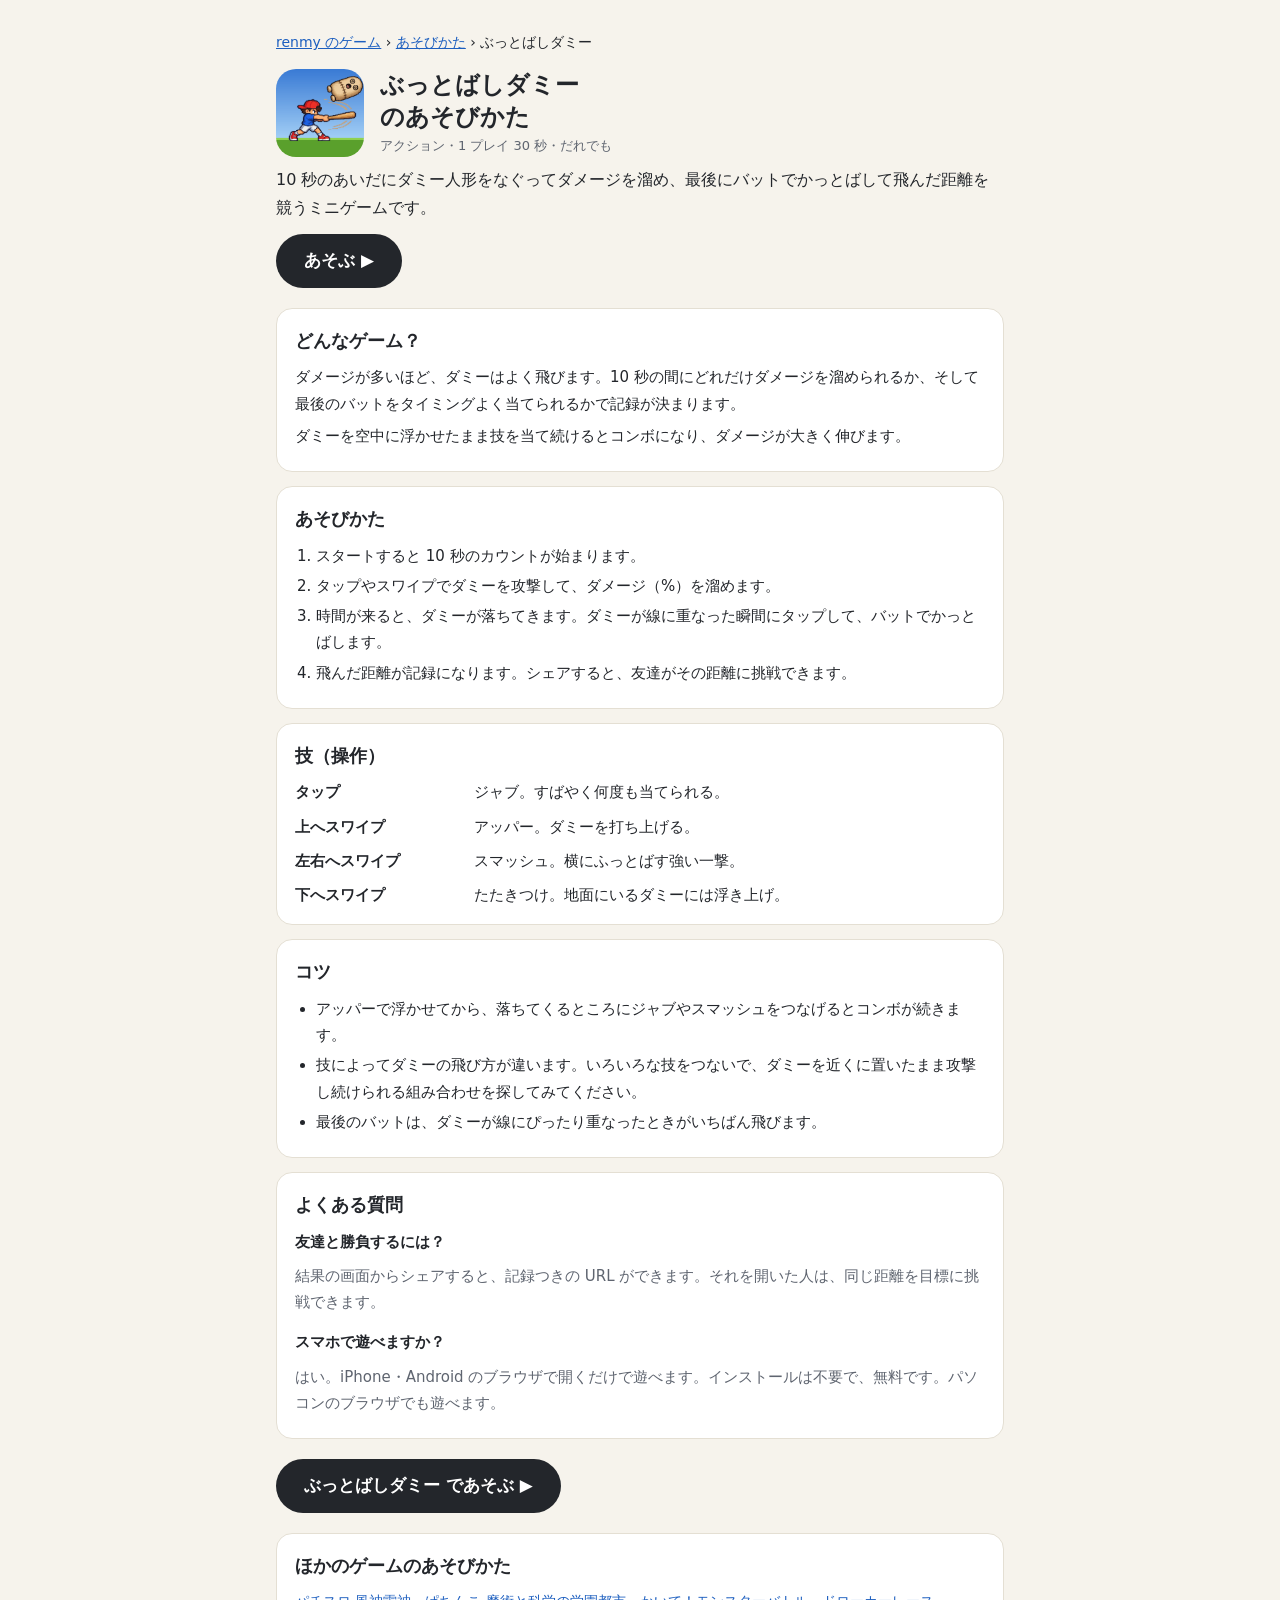
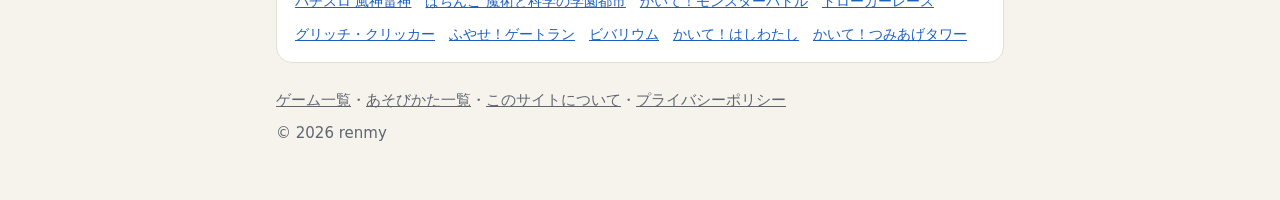
<file: guide/homerun/index.html>
<!doctype html>
<html lang="ja">
<head>
<meta charset="utf-8">
<meta name="viewport" content="width=device-width, initial-scale=1, viewport-fit=cover">
<title>ぶっとばしダミー のあそびかた・コツ｜renmy のゲーム</title>
<meta name="description" content="10 秒のあいだにダミー人形をなぐってダメージを溜め、最後にバットでかっとばして飛んだ距離を競うミニゲームです。">
<link rel="canonical" href="https://renmygames.com/guide/homerun/">
<meta property="og:title" content="ぶっとばしダミー のあそびかた・コツ｜renmy のゲーム">
<meta property="og:description" content="10 秒のあいだにダミー人形をなぐってダメージを溜め、最後にバットでかっとばして飛んだ距離を競うミニゲームです。">
<meta name="theme-color" content="#f6f3ec">
<link rel="icon" href="data:image/svg+xml,<svg xmlns='http://www.w3.org/2000/svg' viewBox='0 0 100 100'><text y='.9em' font-size='90'>🎮</text></svg>">
<link rel="stylesheet" href="/guide/guide.css?v=1">
<script src="/t.js?v=1"></script>
<meta name="google-adsense-account" content="ca-pub-4104940798345982">
</head>
<body>
<div class="wrap">
<p class="crumb"><a href="/">renmy のゲーム</a> › <a href="/guide/">あそびかた</a> › ぶっとばしダミー</p>
<div class="hero"><img src="/icons/homerun.png" alt="ぶっとばしダミー のアイコン" width="88" height="88"><div><h1>ぶっとばしダミー<br>のあそびかた</h1><p class="tag">アクション・1 プレイ 30 秒・だれでも</p></div></div>
<p class="lead">10 秒のあいだにダミー人形をなぐってダメージを溜め、最後にバットでかっとばして飛んだ距離を競うミニゲームです。</p>
<p><a class="play" href="/homerun/">あそぶ ▶</a></p>
<section><h2>どんなゲーム？</h2>
<p>ダメージが多いほど、ダミーはよく飛びます。10 秒の間にどれだけダメージを溜められるか、そして最後のバットをタイミングよく当てられるかで記録が決まります。</p>
<p>ダミーを空中に浮かせたまま技を当て続けるとコンボになり、ダメージが大きく伸びます。</p>
</section>
<section><h2>あそびかた</h2>
<ol>
<li>スタートすると 10 秒のカウントが始まります。</li>
<li>タップやスワイプでダミーを攻撃して、ダメージ（%）を溜めます。</li>
<li>時間が来ると、ダミーが落ちてきます。ダミーが線に重なった瞬間にタップして、バットでかっとばします。</li>
<li>飛んだ距離が記録になります。シェアすると、友達がその距離に挑戦できます。</li>
</ol>
</section>
<section><h2>技（操作）</h2>
<dl>
<dt>タップ</dt><dd>ジャブ。すばやく何度も当てられる。</dd>
<dt>上へスワイプ</dt><dd>アッパー。ダミーを打ち上げる。</dd>
<dt>左右へスワイプ</dt><dd>スマッシュ。横にふっとばす強い一撃。</dd>
<dt>下へスワイプ</dt><dd>たたきつけ。地面にいるダミーには浮き上げ。</dd>
</dl>
</section>
<section><h2>コツ</h2>
<ul>
<li>アッパーで浮かせてから、落ちてくるところにジャブやスマッシュをつなげるとコンボが続きます。</li>
<li>技によってダミーの飛び方が違います。いろいろな技をつないで、ダミーを近くに置いたまま攻撃し続けられる組み合わせを探してみてください。</li>
<li>最後のバットは、ダミーが線にぴったり重なったときがいちばん飛びます。</li>
</ul>
</section>
<section><h2>よくある質問</h2>
<dl class="faq">
<dt>友達と勝負するには？</dt><dd>結果の画面からシェアすると、記録つきの URL ができます。それを開いた人は、同じ距離を目標に挑戦できます。</dd>
<dt>スマホで遊べますか？</dt><dd>はい。iPhone・Android のブラウザで開くだけで遊べます。インストールは不要で、無料です。パソコンのブラウザでも遊べます。</dd>
</dl>
</section>
<p><a class="play" href="/homerun/">ぶっとばしダミー であそぶ ▶</a></p>
<section><h2>ほかのゲームのあそびかた</h2>
<div class="others"><a href="/guide/pachislot/">パチスロ 風神雷神</a><a href="/guide/pachinko/">ぱちんこ 魔術と科学の学園都市</a><a href="/guide/draw-monster/">かいて！モンスターバトル</a><a href="/guide/draw-car/">ドローカーレース</a><a href="/guide/glitch-clicker/">グリッチ・クリッカー</a><a href="/guide/gate-run/">ふやせ！ゲートラン</a><a href="/guide/vivarium/">ビバリウム</a><a href="/guide/draw-bridge/">かいて！はしわたし</a><a href="/guide/draw-tower/">かいて！つみあげタワー</a></div>
</section>
<footer>
  <p><a href="/">ゲーム一覧</a>・<a href="/guide/">あそびかた一覧</a>・<a href="/about/">このサイトについて</a>・<a href="/privacy/">プライバシーポリシー</a></p>
  <p>© 2026 renmy</p>
</footer>
</div>
</body>
</html>
</file>
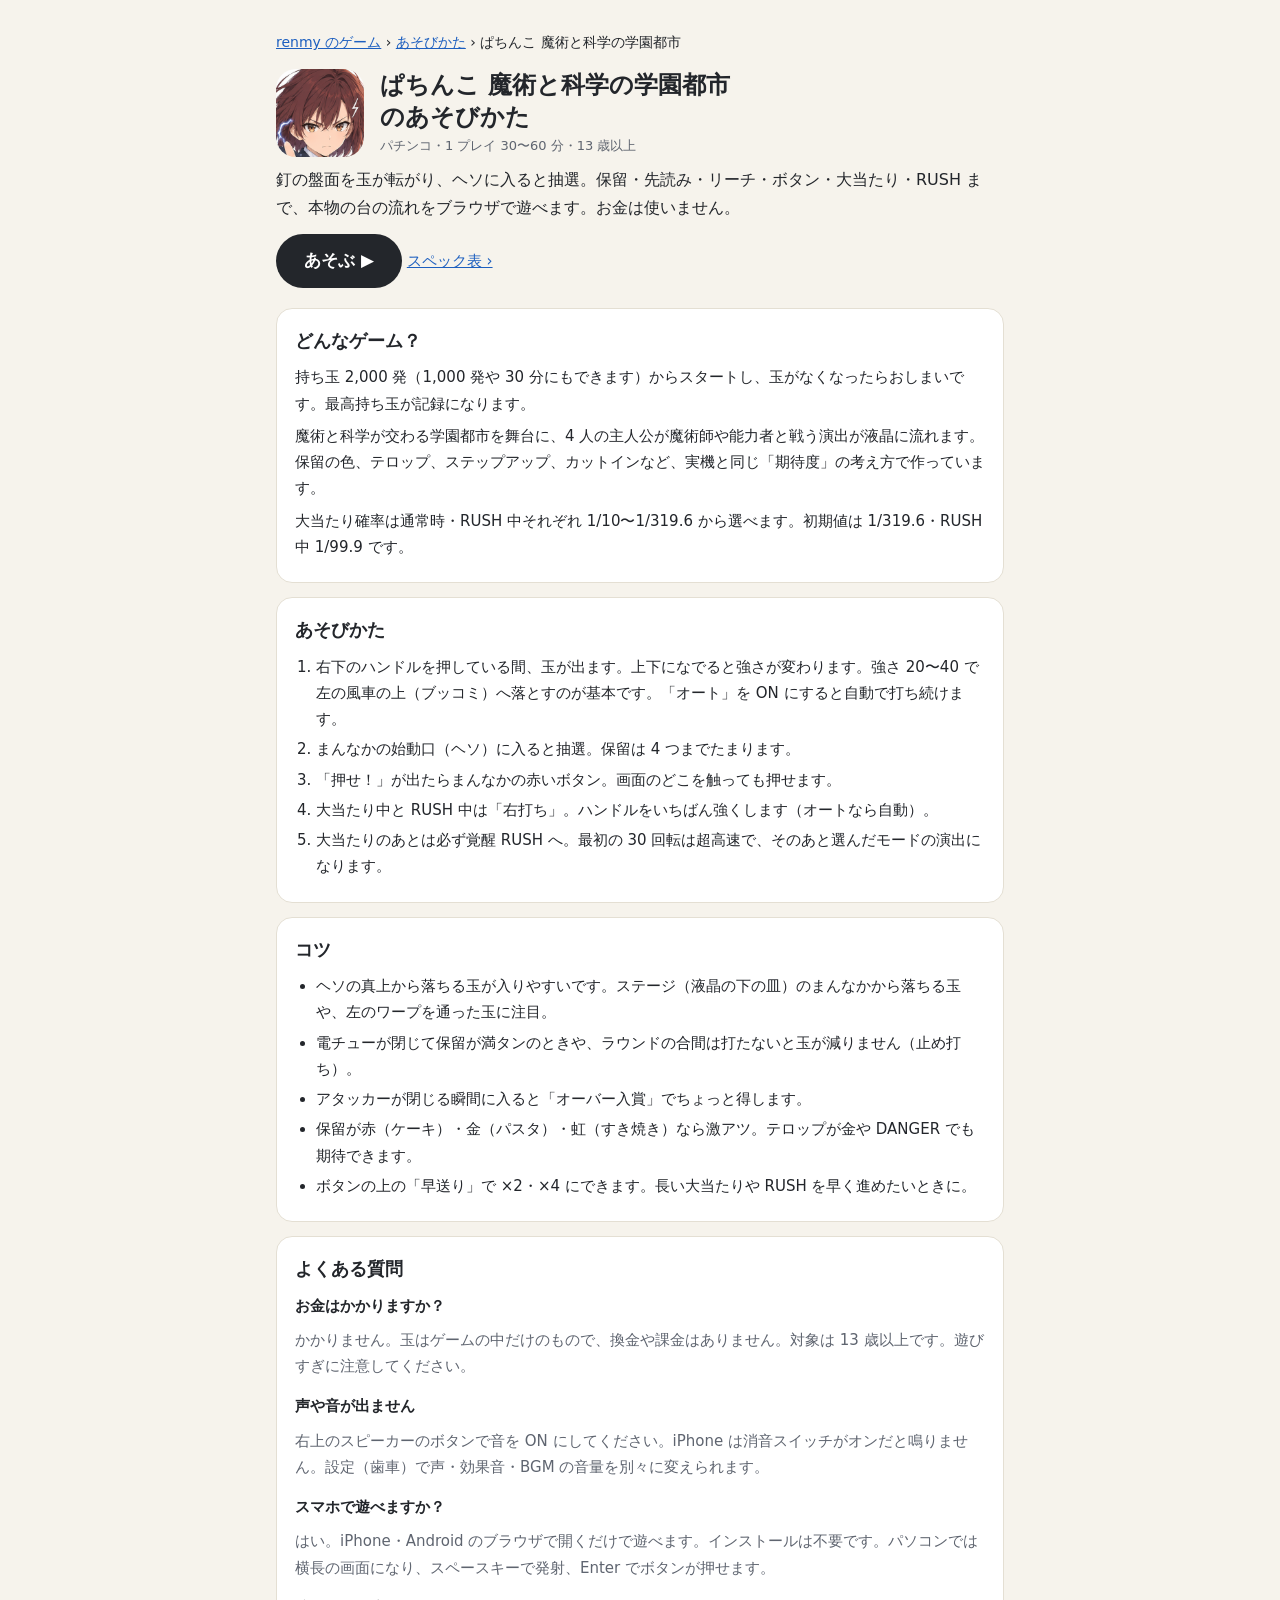
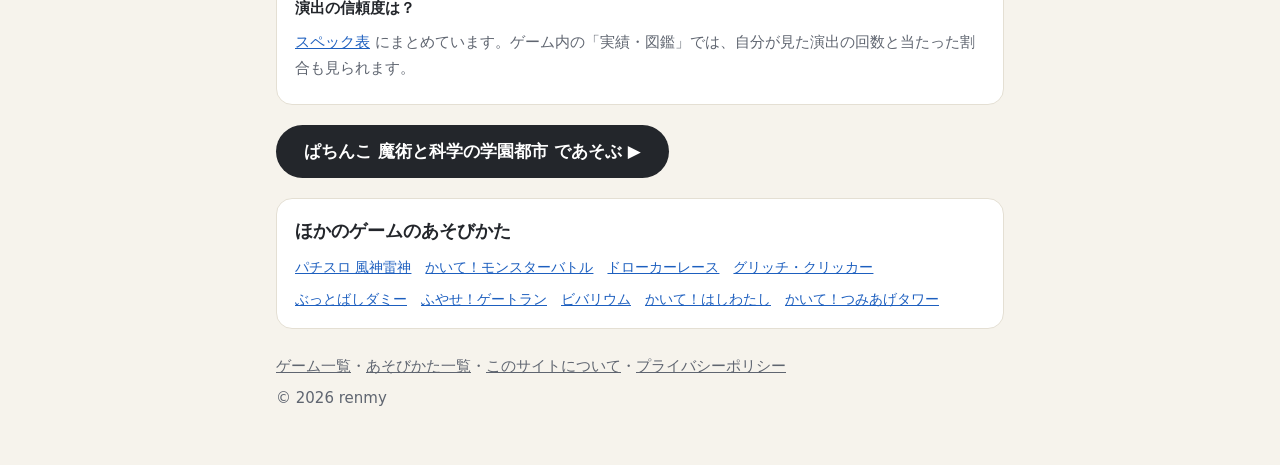
<file: guide/pachinko/index.html>
<!doctype html>
<html lang="ja">
<head>
<meta charset="utf-8">
<meta name="viewport" content="width=device-width, initial-scale=1, viewport-fit=cover">
<title>ぱちんこ 魔術と科学の学園都市 のあそびかた・コツ｜renmy のゲーム</title>
<meta name="description" content="釘・保留・先読み・リーチ・ボタン・RUSH まで作り込んだ、ブラウザで遊べるパチンコです。お金は使わず、持ち玉 2,000 発から。確率は 1/10〜1/319.6 から選べます。">
<link rel="canonical" href="https://renmygames.com/guide/pachinko/">
<meta property="og:title" content="ぱちんこ 魔術と科学の学園都市 のあそびかた・コツ｜renmy のゲーム">
<meta property="og:description" content="釘・保留・先読み・リーチ・ボタン・RUSH まで作り込んだ、ブラウザで遊べるパチンコです。お金は使いません。">
<meta name="theme-color" content="#f6f3ec">
<link rel="icon" href="data:image/svg+xml,<svg xmlns='http://www.w3.org/2000/svg' viewBox='0 0 100 100'><text y='.9em' font-size='90'>🎮</text></svg>">
<link rel="stylesheet" href="/guide/guide.css?v=1">
<script src="/t.js?v=1"></script>
<meta name="google-adsense-account" content="ca-pub-4104940798345982">
</head>
<body>
<div class="wrap">
<p class="crumb"><a href="/">renmy のゲーム</a> › <a href="/guide/">あそびかた</a> › ぱちんこ 魔術と科学の学園都市</p>
<div class="hero"><img src="/icons/pachinko.png" alt="ぱちんこ 魔術と科学の学園都市 のアイコン" width="88" height="88"><div><h1>ぱちんこ 魔術と科学の学園都市<br>のあそびかた</h1><p class="tag">パチンコ・1 プレイ 30〜60 分・13 歳以上</p></div></div>
<p class="lead">釘の盤面を玉が転がり、ヘソに入ると抽選。保留・先読み・リーチ・ボタン・大当たり・RUSH まで、本物の台の流れをブラウザで遊べます。お金は使いません。</p>
<p><a class="play" href="/pachinko/">あそぶ ▶</a> <a href="/pachinko/spec">スペック表 ›</a></p>
<section><h2>どんなゲーム？</h2>
<p>持ち玉 2,000 発（1,000 発や 30 分にもできます）からスタートし、玉がなくなったらおしまいです。最高持ち玉が記録になります。</p>
<p>魔術と科学が交わる学園都市を舞台に、4 人の主人公が魔術師や能力者と戦う演出が液晶に流れます。保留の色、テロップ、ステップアップ、カットインなど、実機と同じ「期待度」の考え方で作っています。</p>
<p>大当たり確率は通常時・RUSH 中それぞれ 1/10〜1/319.6 から選べます。初期値は 1/319.6・RUSH 中 1/99.9 です。</p>
</section>
<section><h2>あそびかた</h2>
<ol>
<li>右下のハンドルを押している間、玉が出ます。上下になでると強さが変わります。強さ 20〜40 で左の風車の上（ブッコミ）へ落とすのが基本です。「オート」を ON にすると自動で打ち続けます。</li>
<li>まんなかの始動口（ヘソ）に入ると抽選。保留は 4 つまでたまります。</li>
<li>「押せ！」が出たらまんなかの赤いボタン。画面のどこを触っても押せます。</li>
<li>大当たり中と RUSH 中は「右打ち」。ハンドルをいちばん強くします（オートなら自動）。</li>
<li>大当たりのあとは必ず覚醒 RUSH へ。最初の 30 回転は超高速で、そのあと選んだモードの演出になります。</li>
</ol>
</section>
<section><h2>コツ</h2>
<ul>
<li>ヘソの真上から落ちる玉が入りやすいです。ステージ（液晶の下の皿）のまんなかから落ちる玉や、左のワープを通った玉に注目。</li>
<li>電チューが閉じて保留が満タンのときや、ラウンドの合間は打たないと玉が減りません（止め打ち）。</li>
<li>アタッカーが閉じる瞬間に入ると「オーバー入賞」でちょっと得します。</li>
<li>保留が赤（ケーキ）・金（パスタ）・虹（すき焼き）なら激アツ。テロップが金や DANGER でも期待できます。</li>
<li>ボタンの上の「早送り」で ×2・×4 にできます。長い大当たりや RUSH を早く進めたいときに。</li>
</ul>
</section>
<section><h2>よくある質問</h2>
<dl class="faq">
<dt>お金はかかりますか？</dt><dd>かかりません。玉はゲームの中だけのもので、換金や課金はありません。対象は 13 歳以上です。遊びすぎに注意してください。</dd>
<dt>声や音が出ません</dt><dd>右上のスピーカーのボタンで音を ON にしてください。iPhone は消音スイッチがオンだと鳴りません。設定（歯車）で声・効果音・BGM の音量を別々に変えられます。</dd>
<dt>スマホで遊べますか？</dt><dd>はい。iPhone・Android のブラウザで開くだけで遊べます。インストールは不要です。パソコンでは横長の画面になり、スペースキーで発射、Enter でボタンが押せます。</dd>
<dt>演出の信頼度は？</dt><dd><a href="/pachinko/spec">スペック表</a> にまとめています。ゲーム内の「実績・図鑑」では、自分が見た演出の回数と当たった割合も見られます。</dd>
</dl>
</section>
<p><a class="play" href="/pachinko/">ぱちんこ 魔術と科学の学園都市 であそぶ ▶</a></p>
<section><h2>ほかのゲームのあそびかた</h2>
<div class="others"><a href="/guide/pachislot/">パチスロ 風神雷神</a><a href="/guide/draw-monster/">かいて！モンスターバトル</a><a href="/guide/draw-car/">ドローカーレース</a><a href="/guide/glitch-clicker/">グリッチ・クリッカー</a><a href="/guide/homerun/">ぶっとばしダミー</a><a href="/guide/gate-run/">ふやせ！ゲートラン</a><a href="/guide/vivarium/">ビバリウム</a><a href="/guide/draw-bridge/">かいて！はしわたし</a><a href="/guide/draw-tower/">かいて！つみあげタワー</a></div>
</section>
<footer>
  <p><a href="/">ゲーム一覧</a>・<a href="/guide/">あそびかた一覧</a>・<a href="/about/">このサイトについて</a>・<a href="/privacy/">プライバシーポリシー</a></p>
  <p>© 2026 renmy</p>
</footer>
</div>
</body>
</html>
</file>
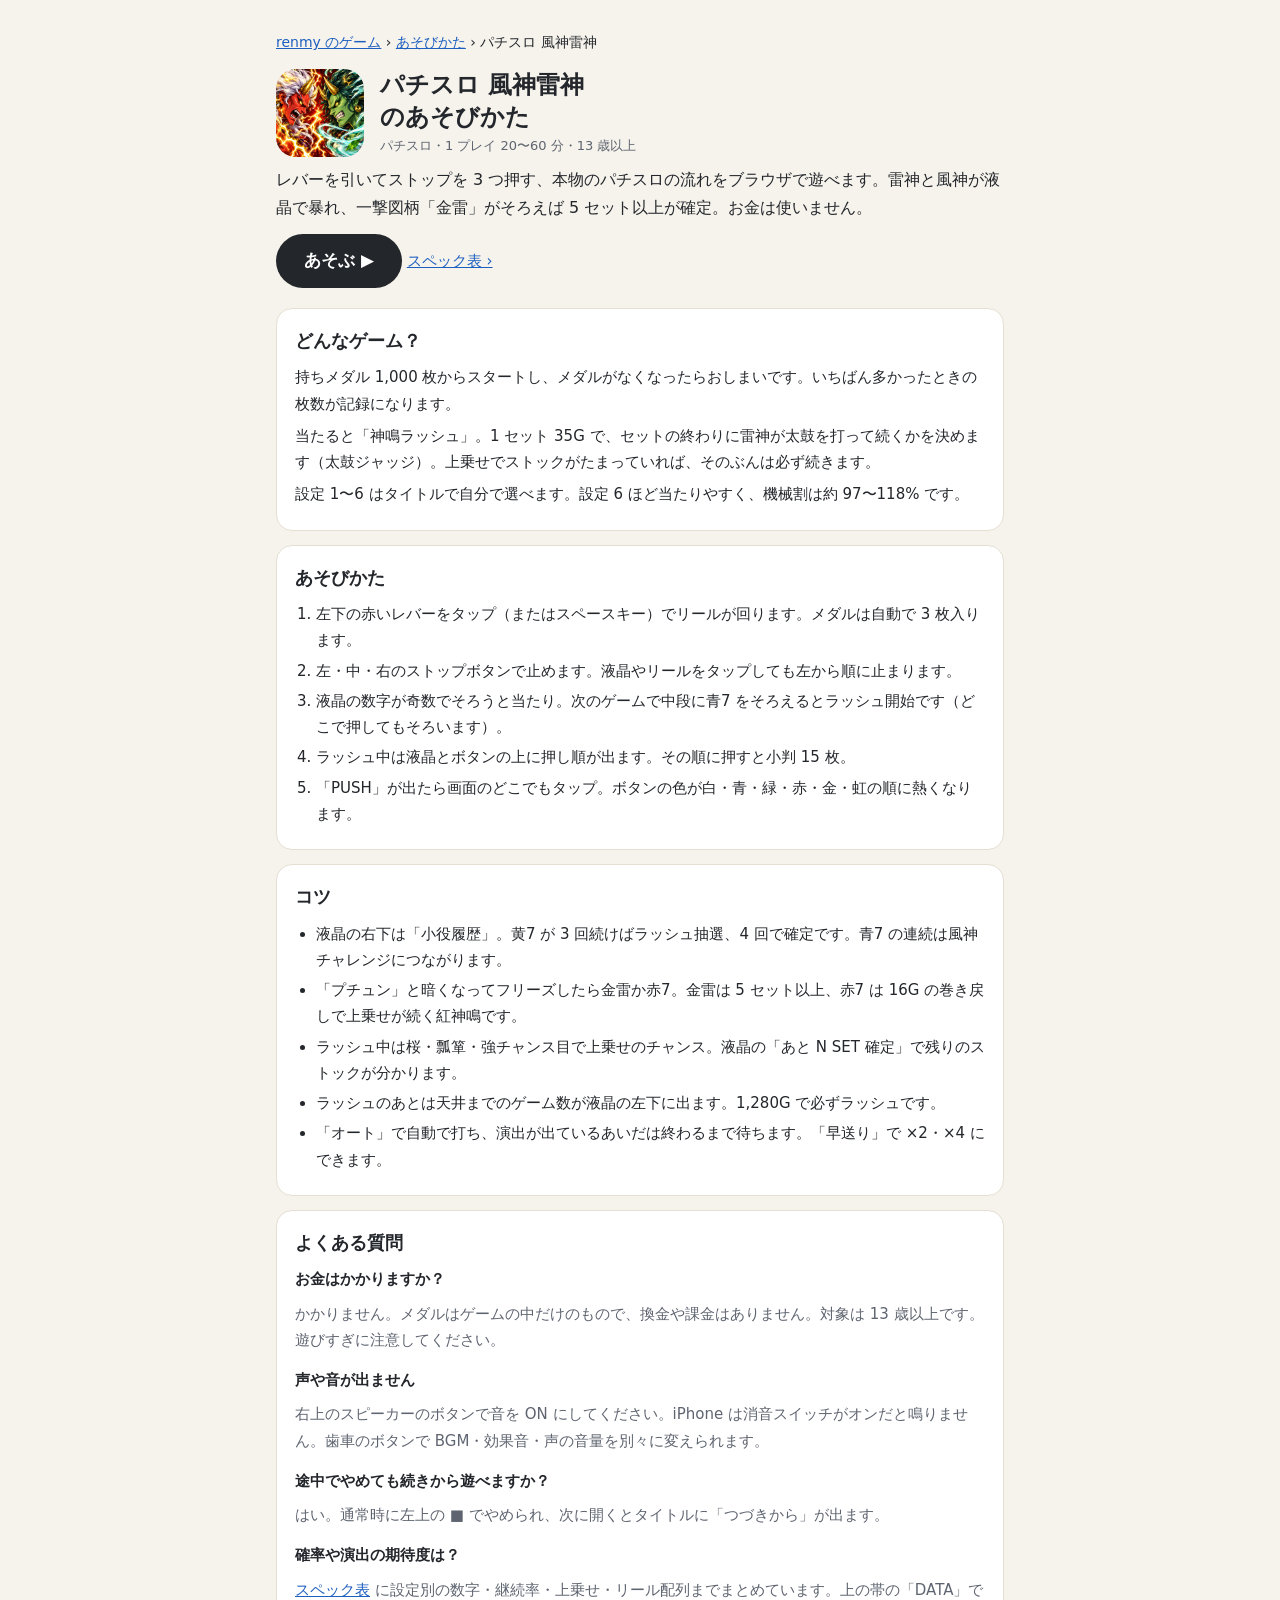
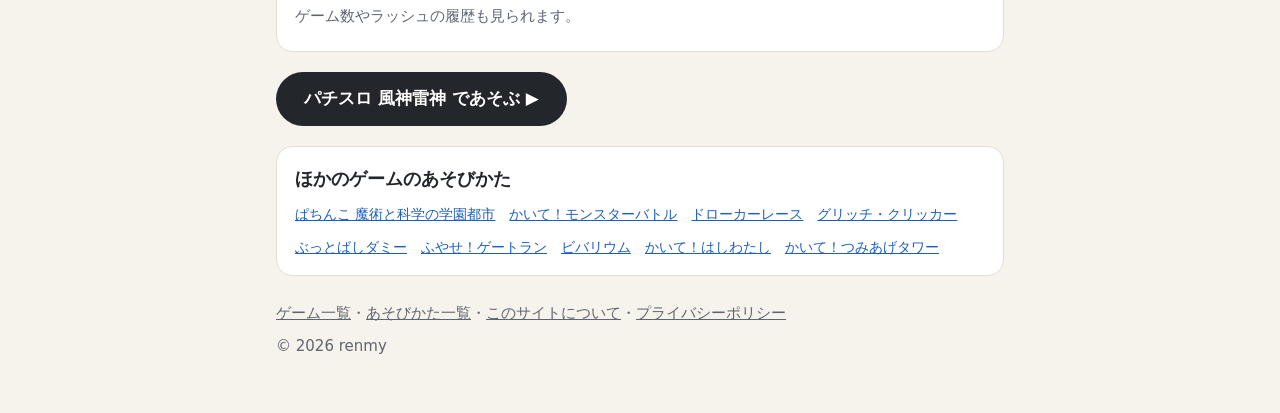
<file: guide/pachislot/index.html>
<!doctype html>
<html lang="ja">
<head>
<meta charset="utf-8">
<meta name="viewport" content="width=device-width, initial-scale=1, viewport-fit=cover">
<title>パチスロ 風神雷神 のあそびかた・コツ｜renmy のゲーム</title>
<meta name="description" content="一撃図柄「金雷」1/8192、セット制のラッシュ、太鼓ジャッジ、小役履歴まで作り込んだ、ブラウザで遊べるパチスロです。お金は使わず、持ちメダル 1,000 枚から。設定 1〜6 を選べます。">
<link rel="canonical" href="https://renmygames.com/guide/pachislot/">
<meta property="og:title" content="パチスロ 風神雷神 のあそびかた・コツ｜renmy のゲーム">
<meta property="og:description" content="一撃図柄「金雷」・セット制のラッシュ・小役履歴まで作り込んだ、ブラウザで遊べるパチスロです。お金は使いません。">
<meta name="theme-color" content="#f6f3ec">
<link rel="icon" href="data:image/svg+xml,<svg xmlns='http://www.w3.org/2000/svg' viewBox='0 0 100 100'><text y='.9em' font-size='90'>🎮</text></svg>">
<link rel="stylesheet" href="/guide/guide.css?v=1">
<script src="/t.js?v=1"></script>
<meta name="google-adsense-account" content="ca-pub-4104940798345982">
</head>
<body>
<div class="wrap">
<p class="crumb"><a href="/">renmy のゲーム</a> › <a href="/guide/">あそびかた</a> › パチスロ 風神雷神</p>
<div class="hero"><img src="/icons/pachislot.png" alt="パチスロ 風神雷神 のアイコン" width="88" height="88"><div><h1>パチスロ 風神雷神<br>のあそびかた</h1><p class="tag">パチスロ・1 プレイ 20〜60 分・13 歳以上</p></div></div>
<p class="lead">レバーを引いてストップを 3 つ押す、本物のパチスロの流れをブラウザで遊べます。雷神と風神が液晶で暴れ、一撃図柄「金雷」がそろえば 5 セット以上が確定。お金は使いません。</p>
<p><a class="play" href="/pachislot/">あそぶ ▶</a> <a href="/pachislot/spec">スペック表 ›</a></p>
<section><h2>どんなゲーム？</h2>
<p>持ちメダル 1,000 枚からスタートし、メダルがなくなったらおしまいです。いちばん多かったときの枚数が記録になります。</p>
<p>当たると「神鳴ラッシュ」。1 セット 35G で、セットの終わりに雷神が太鼓を打って続くかを決めます（太鼓ジャッジ）。上乗せでストックがたまっていれば、そのぶんは必ず続きます。</p>
<p>設定 1〜6 はタイトルで自分で選べます。設定 6 ほど当たりやすく、機械割は約 97〜118% です。</p>
</section>
<section><h2>あそびかた</h2>
<ol>
<li>左下の赤いレバーをタップ（またはスペースキー）でリールが回ります。メダルは自動で 3 枚入ります。</li>
<li>左・中・右のストップボタンで止めます。液晶やリールをタップしても左から順に止まります。</li>
<li>液晶の数字が奇数でそろうと当たり。次のゲームで中段に青7 をそろえるとラッシュ開始です（どこで押してもそろいます）。</li>
<li>ラッシュ中は液晶とボタンの上に押し順が出ます。その順に押すと小判 15 枚。</li>
<li>「PUSH」が出たら画面のどこでもタップ。ボタンの色が白・青・緑・赤・金・虹の順に熱くなります。</li>
</ol>
</section>
<section><h2>コツ</h2>
<ul>
<li>液晶の右下は「小役履歴」。黄7 が 3 回続けばラッシュ抽選、4 回で確定です。青7 の連続は風神チャレンジにつながります。</li>
<li>「プチュン」と暗くなってフリーズしたら金雷か赤7。金雷は 5 セット以上、赤7 は 16G の巻き戻しで上乗せが続く紅神鳴です。</li>
<li>ラッシュ中は桜・瓢箪・強チャンス目で上乗せのチャンス。液晶の「あと N SET 確定」で残りのストックが分かります。</li>
<li>ラッシュのあとは天井までのゲーム数が液晶の左下に出ます。1,280G で必ずラッシュです。</li>
<li>「オート」で自動で打ち、演出が出ているあいだは終わるまで待ちます。「早送り」で ×2・×4 にできます。</li>
</ul>
</section>
<section><h2>よくある質問</h2>
<dl class="faq">
<dt>お金はかかりますか？</dt><dd>かかりません。メダルはゲームの中だけのもので、換金や課金はありません。対象は 13 歳以上です。遊びすぎに注意してください。</dd>
<dt>声や音が出ません</dt><dd>右上のスピーカーのボタンで音を ON にしてください。iPhone は消音スイッチがオンだと鳴りません。歯車のボタンで BGM・効果音・声の音量を別々に変えられます。</dd>
<dt>途中でやめても続きから遊べますか？</dt><dd>はい。通常時に左上の ■ でやめられ、次に開くとタイトルに「つづきから」が出ます。</dd>
<dt>確率や演出の期待度は？</dt><dd><a href="/pachislot/spec">スペック表</a> に設定別の数字・継続率・上乗せ・リール配列までまとめています。上の帯の「DATA」でゲーム数やラッシュの履歴も見られます。</dd>
</dl>
</section>
<p><a class="play" href="/pachislot/">パチスロ 風神雷神 であそぶ ▶</a></p>
<section><h2>ほかのゲームのあそびかた</h2>
<div class="others"><a href="/guide/pachinko/">ぱちんこ 魔術と科学の学園都市</a><a href="/guide/draw-monster/">かいて！モンスターバトル</a><a href="/guide/draw-car/">ドローカーレース</a><a href="/guide/glitch-clicker/">グリッチ・クリッカー</a><a href="/guide/homerun/">ぶっとばしダミー</a><a href="/guide/gate-run/">ふやせ！ゲートラン</a><a href="/guide/vivarium/">ビバリウム</a><a href="/guide/draw-bridge/">かいて！はしわたし</a><a href="/guide/draw-tower/">かいて！つみあげタワー</a></div>
</section>
<footer>
  <p><a href="/">ゲーム一覧</a>・<a href="/guide/">あそびかた一覧</a>・<a href="/about/">このサイトについて</a>・<a href="/privacy/">プライバシーポリシー</a></p>
  <p>© 2026 renmy</p>
</footer>
</div>
</body>
</html>
</file>
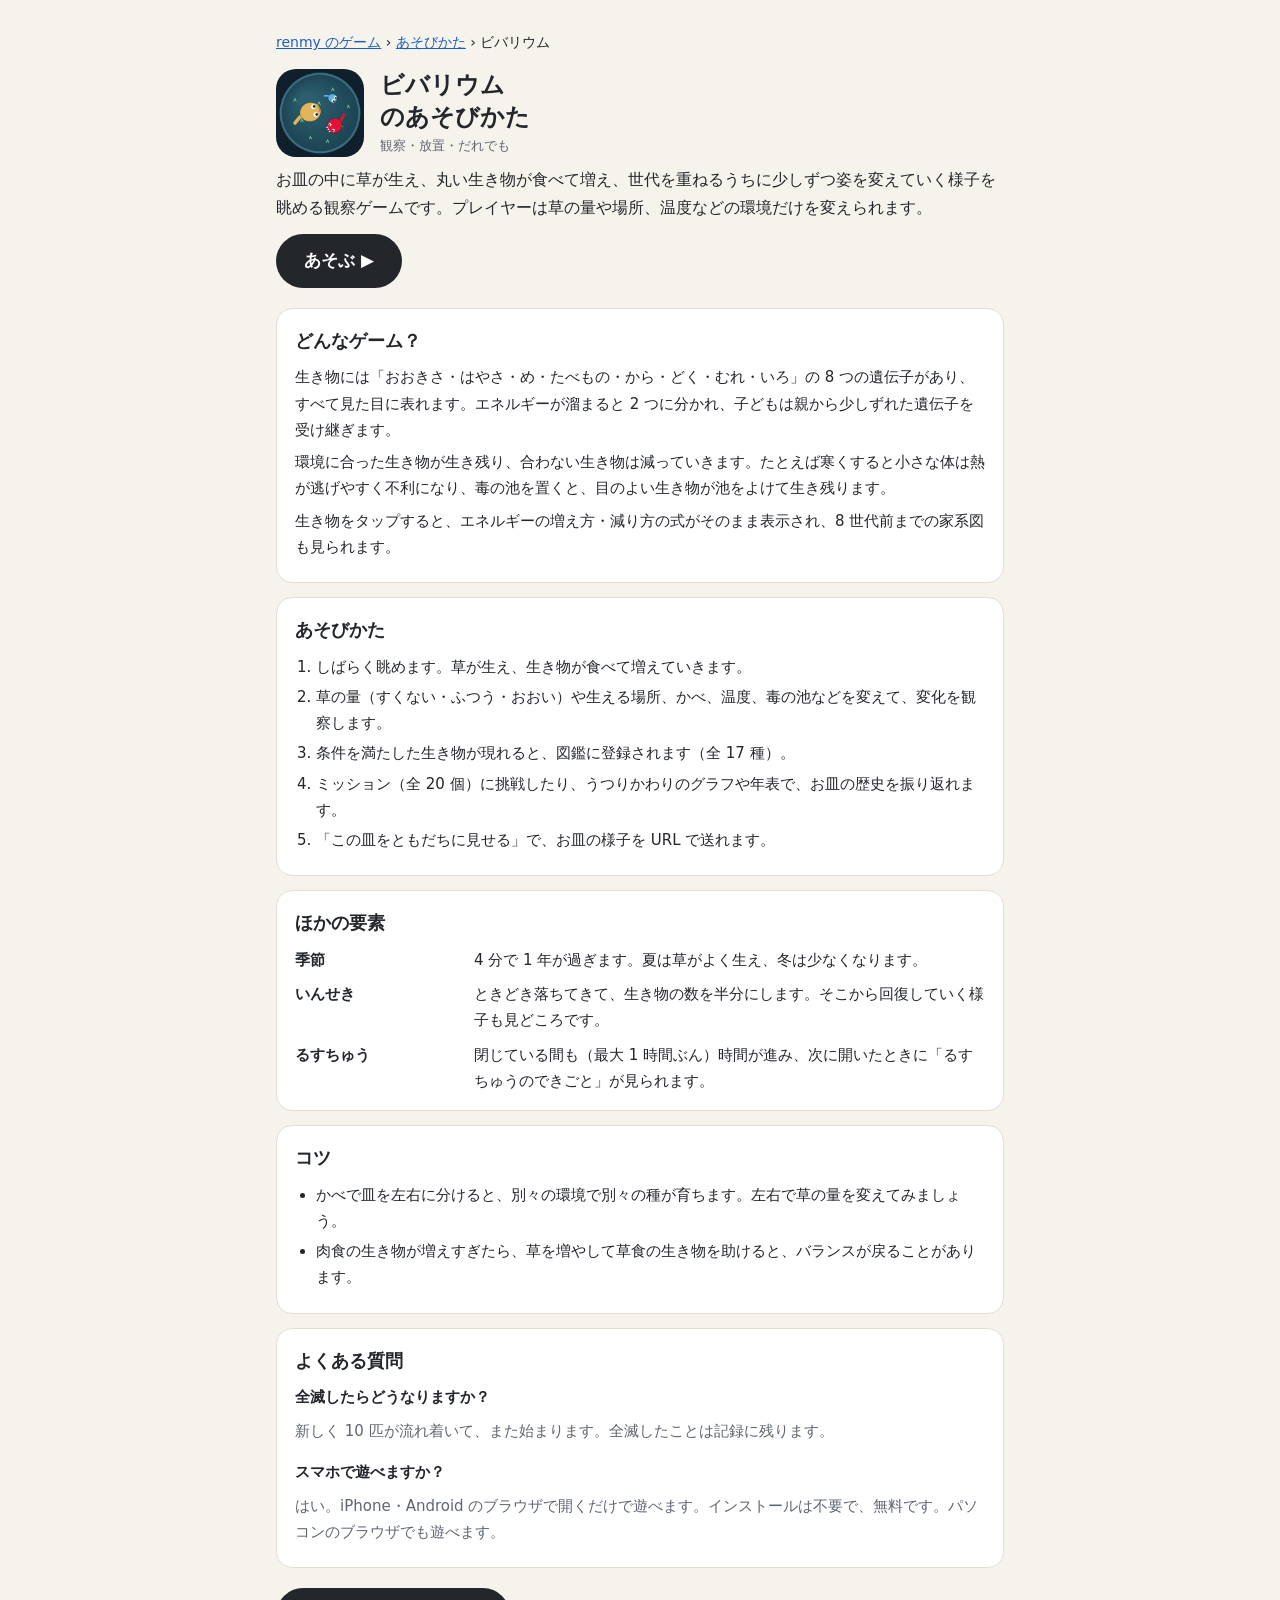
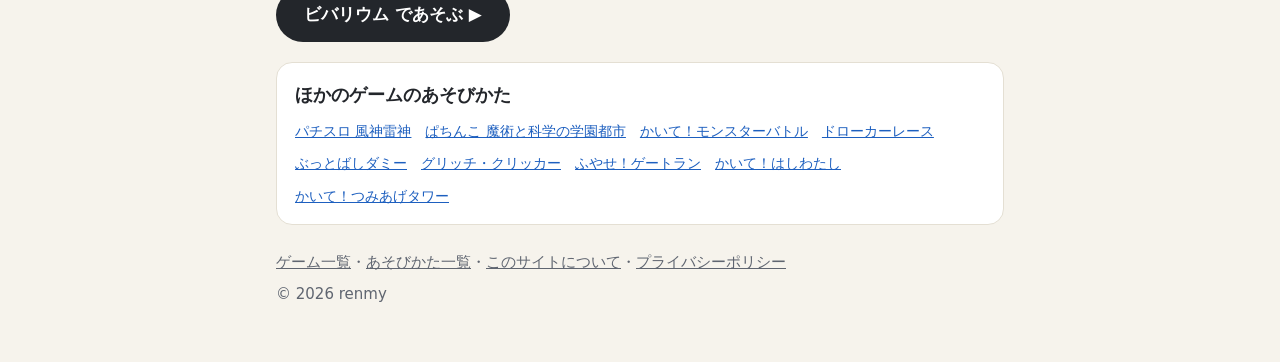
<file: guide/vivarium/index.html>
<!doctype html>
<html lang="ja">
<head>
<meta charset="utf-8">
<meta name="viewport" content="width=device-width, initial-scale=1, viewport-fit=cover">
<title>ビバリウム のあそびかた・コツ｜renmy のゲーム</title>
<meta name="description" content="お皿の中に草が生え、丸い生き物が食べて増え、世代を重ねるうちに少しずつ姿を変えていく様子を眺める観察ゲームです。プレイヤーは草の量や場所、温度などの環境だけを変えられます。">
<link rel="canonical" href="https://renmygames.com/guide/vivarium/">
<meta property="og:title" content="ビバリウム のあそびかた・コツ｜renmy のゲーム">
<meta property="og:description" content="お皿の中に草が生え、丸い生き物が食べて増え、世代を重ねるうちに少しずつ姿を変えていく様子を眺める観察ゲームです。プレイヤーは草の量や場所、温度などの環境だけを変えられます。">
<meta name="theme-color" content="#f6f3ec">
<link rel="icon" href="data:image/svg+xml,<svg xmlns='http://www.w3.org/2000/svg' viewBox='0 0 100 100'><text y='.9em' font-size='90'>🎮</text></svg>">
<link rel="stylesheet" href="/guide/guide.css?v=1">
<script src="/t.js?v=1"></script>
<meta name="google-adsense-account" content="ca-pub-4104940798345982">
</head>
<body>
<div class="wrap">
<p class="crumb"><a href="/">renmy のゲーム</a> › <a href="/guide/">あそびかた</a> › ビバリウム</p>
<div class="hero"><img src="/icons/vivarium.png" alt="ビバリウム のアイコン" width="88" height="88"><div><h1>ビバリウム<br>のあそびかた</h1><p class="tag">観察・放置・だれでも</p></div></div>
<p class="lead">お皿の中に草が生え、丸い生き物が食べて増え、世代を重ねるうちに少しずつ姿を変えていく様子を眺める観察ゲームです。プレイヤーは草の量や場所、温度などの環境だけを変えられます。</p>
<p><a class="play" href="/vivarium/">あそぶ ▶</a></p>
<section><h2>どんなゲーム？</h2>
<p>生き物には「おおきさ・はやさ・め・たべもの・から・どく・むれ・いろ」の 8 つの遺伝子があり、すべて見た目に表れます。エネルギーが溜まると 2 つに分かれ、子どもは親から少しずれた遺伝子を受け継ぎます。</p>
<p>環境に合った生き物が生き残り、合わない生き物は減っていきます。たとえば寒くすると小さな体は熱が逃げやすく不利になり、毒の池を置くと、目のよい生き物が池をよけて生き残ります。</p>
<p>生き物をタップすると、エネルギーの増え方・減り方の式がそのまま表示され、8 世代前までの家系図も見られます。</p>
</section>
<section><h2>あそびかた</h2>
<ol>
<li>しばらく眺めます。草が生え、生き物が食べて増えていきます。</li>
<li>草の量（すくない・ふつう・おおい）や生える場所、かべ、温度、毒の池などを変えて、変化を観察します。</li>
<li>条件を満たした生き物が現れると、図鑑に登録されます（全 17 種）。</li>
<li>ミッション（全 20 個）に挑戦したり、うつりかわりのグラフや年表で、お皿の歴史を振り返れます。</li>
<li>「この皿をともだちに見せる」で、お皿の様子を URL で送れます。</li>
</ol>
</section>
<section><h2>ほかの要素</h2>
<dl>
<dt>季節</dt><dd>4 分で 1 年が過ぎます。夏は草がよく生え、冬は少なくなります。</dd>
<dt>いんせき</dt><dd>ときどき落ちてきて、生き物の数を半分にします。そこから回復していく様子も見どころです。</dd>
<dt>るすちゅう</dt><dd>閉じている間も（最大 1 時間ぶん）時間が進み、次に開いたときに「るすちゅうのできごと」が見られます。</dd>
</dl>
</section>
<section><h2>コツ</h2>
<ul>
<li>かべで皿を左右に分けると、別々の環境で別々の種が育ちます。左右で草の量を変えてみましょう。</li>
<li>肉食の生き物が増えすぎたら、草を増やして草食の生き物を助けると、バランスが戻ることがあります。</li>
</ul>
</section>
<section><h2>よくある質問</h2>
<dl class="faq">
<dt>全滅したらどうなりますか？</dt><dd>新しく 10 匹が流れ着いて、また始まります。全滅したことは記録に残ります。</dd>
<dt>スマホで遊べますか？</dt><dd>はい。iPhone・Android のブラウザで開くだけで遊べます。インストールは不要で、無料です。パソコンのブラウザでも遊べます。</dd>
</dl>
</section>
<p><a class="play" href="/vivarium/">ビバリウム であそぶ ▶</a></p>
<section><h2>ほかのゲームのあそびかた</h2>
<div class="others"><a href="/guide/pachislot/">パチスロ 風神雷神</a><a href="/guide/pachinko/">ぱちんこ 魔術と科学の学園都市</a><a href="/guide/draw-monster/">かいて！モンスターバトル</a><a href="/guide/draw-car/">ドローカーレース</a><a href="/guide/homerun/">ぶっとばしダミー</a><a href="/guide/glitch-clicker/">グリッチ・クリッカー</a><a href="/guide/gate-run/">ふやせ！ゲートラン</a><a href="/guide/draw-bridge/">かいて！はしわたし</a><a href="/guide/draw-tower/">かいて！つみあげタワー</a></div>
</section>
<footer>
  <p><a href="/">ゲーム一覧</a>・<a href="/guide/">あそびかた一覧</a>・<a href="/about/">このサイトについて</a>・<a href="/privacy/">プライバシーポリシー</a></p>
  <p>© 2026 renmy</p>
</footer>
</div>
</body>
</html>
</file>
<file: guide/guide.css>
:root { --bg: #f6f3ec; --card: #ffffff; --ink: #23262b; --sub: #5f6570; --line: #e4dfd3; --link: #1d5fbf; --btn: #23262b; --btn-ink: #ffffff; }
@media (prefers-color-scheme: dark) {
  :root:not([data-theme="light"]) { --bg: #17181b; --card: #222428; --ink: #eceef2; --sub: #a3a9b4; --line: #33363c; --link: #8ab4f8; --btn: #eceef2; --btn-ink: #17181b; }
}
:root[data-theme="dark"] { --bg: #17181b; --card: #222428; --ink: #eceef2; --sub: #a3a9b4; --line: #33363c; --link: #8ab4f8; --btn: #eceef2; --btn-ink: #17181b; }
* { box-sizing: border-box; }
html { -webkit-text-size-adjust: 100%; }
body { margin: 0; background: var(--bg); color: var(--ink); font-family: "Hiragino Sans", "Noto Sans JP", system-ui, sans-serif; line-height: 1.75; }
.wrap { max-width: 760px; margin: 0 auto; padding: max(24px, env(safe-area-inset-top)) 16px 48px; }
a { color: var(--link); }
.crumb { font-size: 14px; }
.hero { display: flex; gap: 16px; align-items: center; margin: 14px 0 8px; }
.hero img { width: 88px; height: 88px; border-radius: 20px; flex: none; }
h1 { font-size: 24px; margin: 0; line-height: 1.35; }
.tag { color: var(--sub); font-size: 13px; margin: 2px 0 0; }
.lead { font-size: 16px; }
section { background: var(--card); border: 1px solid var(--line); border-radius: 16px; padding: 16px 18px; margin: 14px 0; }
h2 { font-size: 18px; margin: 0 0 8px; }
p { margin: 6px 0; font-size: 15px; }
ol, ul { margin: 6px 0; padding-left: 1.4em; font-size: 15px; }
li { margin: 4px 0; }
dl { margin: 0; display: grid; grid-template-columns: minmax(0, 11em) minmax(0, 1fr); gap: 8px 14px; font-size: 15px; }
dt { font-weight: 700; }
dd { margin: 0; }
.faq dt { grid-column: 1 / -1; }
.faq dd { grid-column: 1 / -1; margin-bottom: 6px; color: var(--sub); }
.play { display: inline-block; background: var(--btn); color: var(--btn-ink); text-decoration: none; font-weight: 700; font-size: 17px; padding: 12px 28px; border-radius: 999px; margin: 6px 0; }
.others { display: flex; flex-wrap: wrap; gap: 8px 14px; font-size: 14px; }
footer { margin-top: 24px; font-size: 13px; color: var(--sub); }
footer a { color: var(--sub); }
@media (max-width: 480px) { dl { grid-template-columns: minmax(0, 1fr); gap: 2px; } dd { margin-bottom: 8px; } }
</file>
